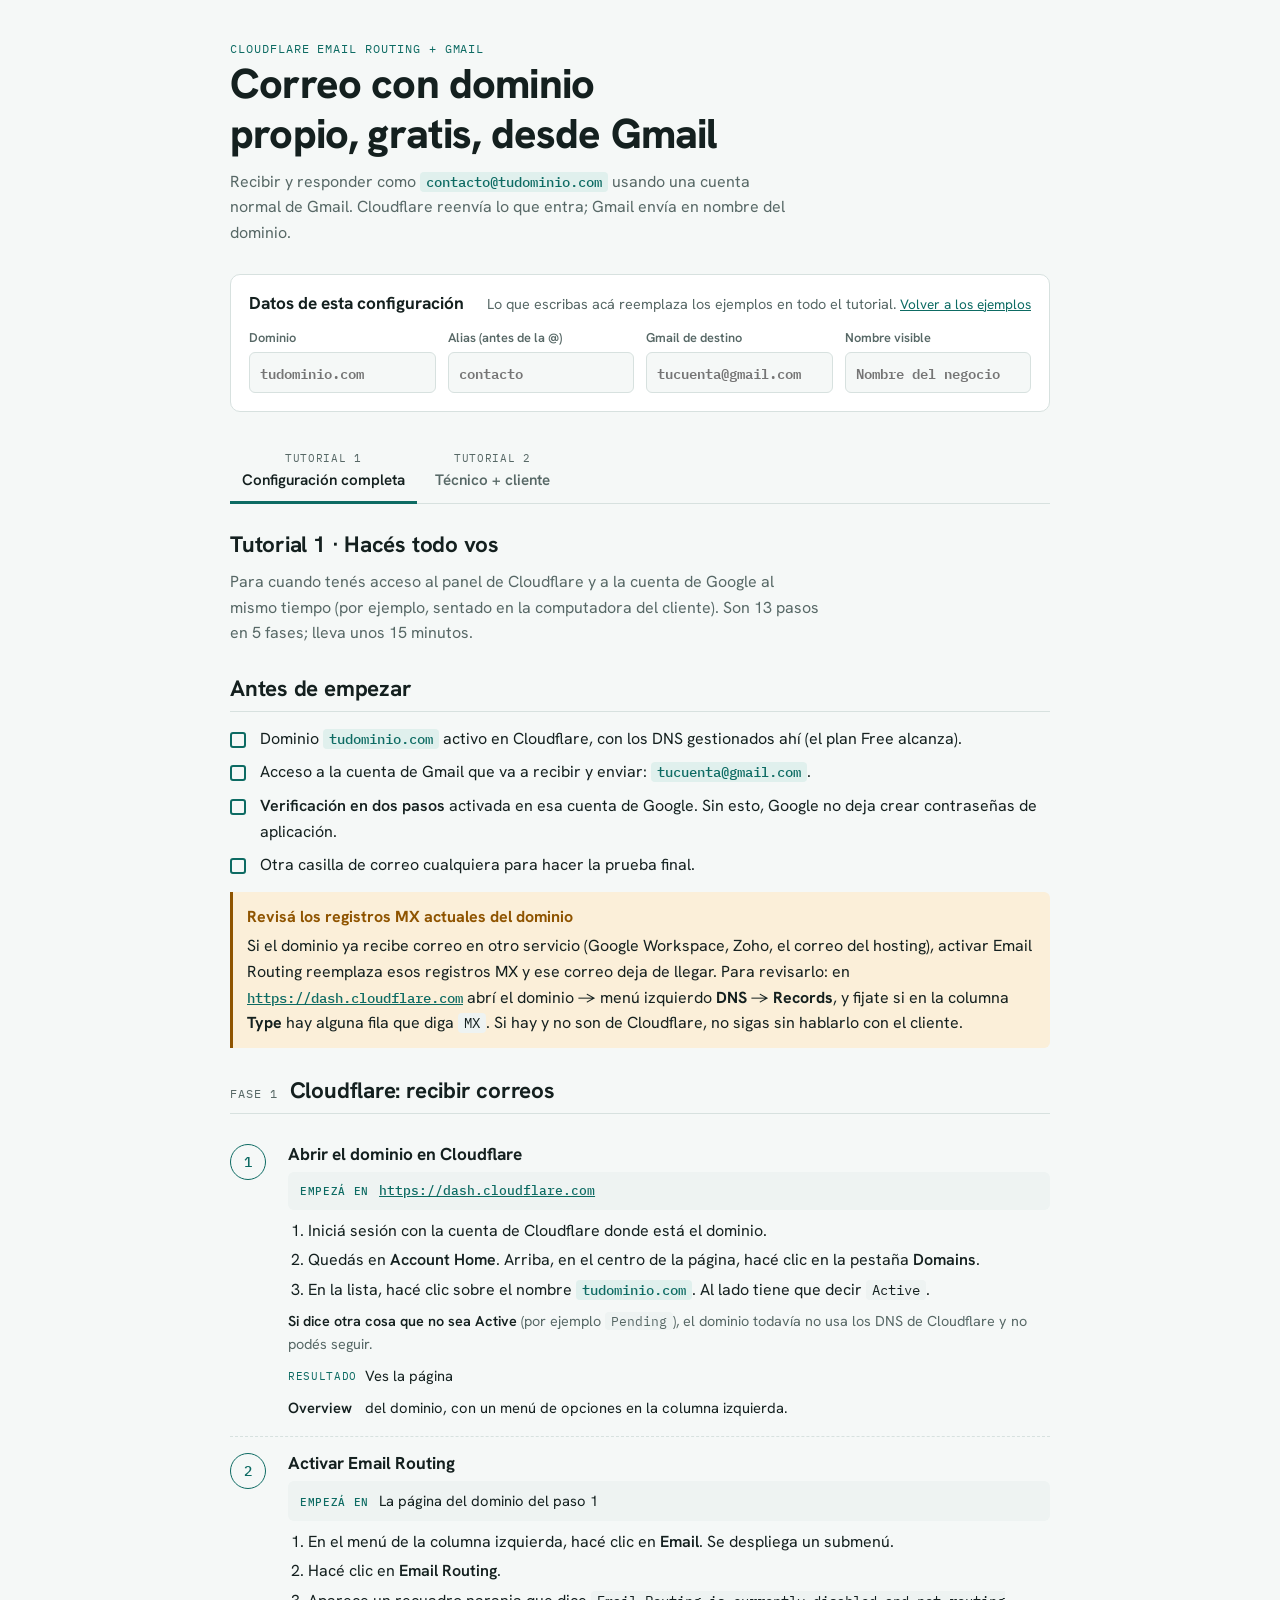
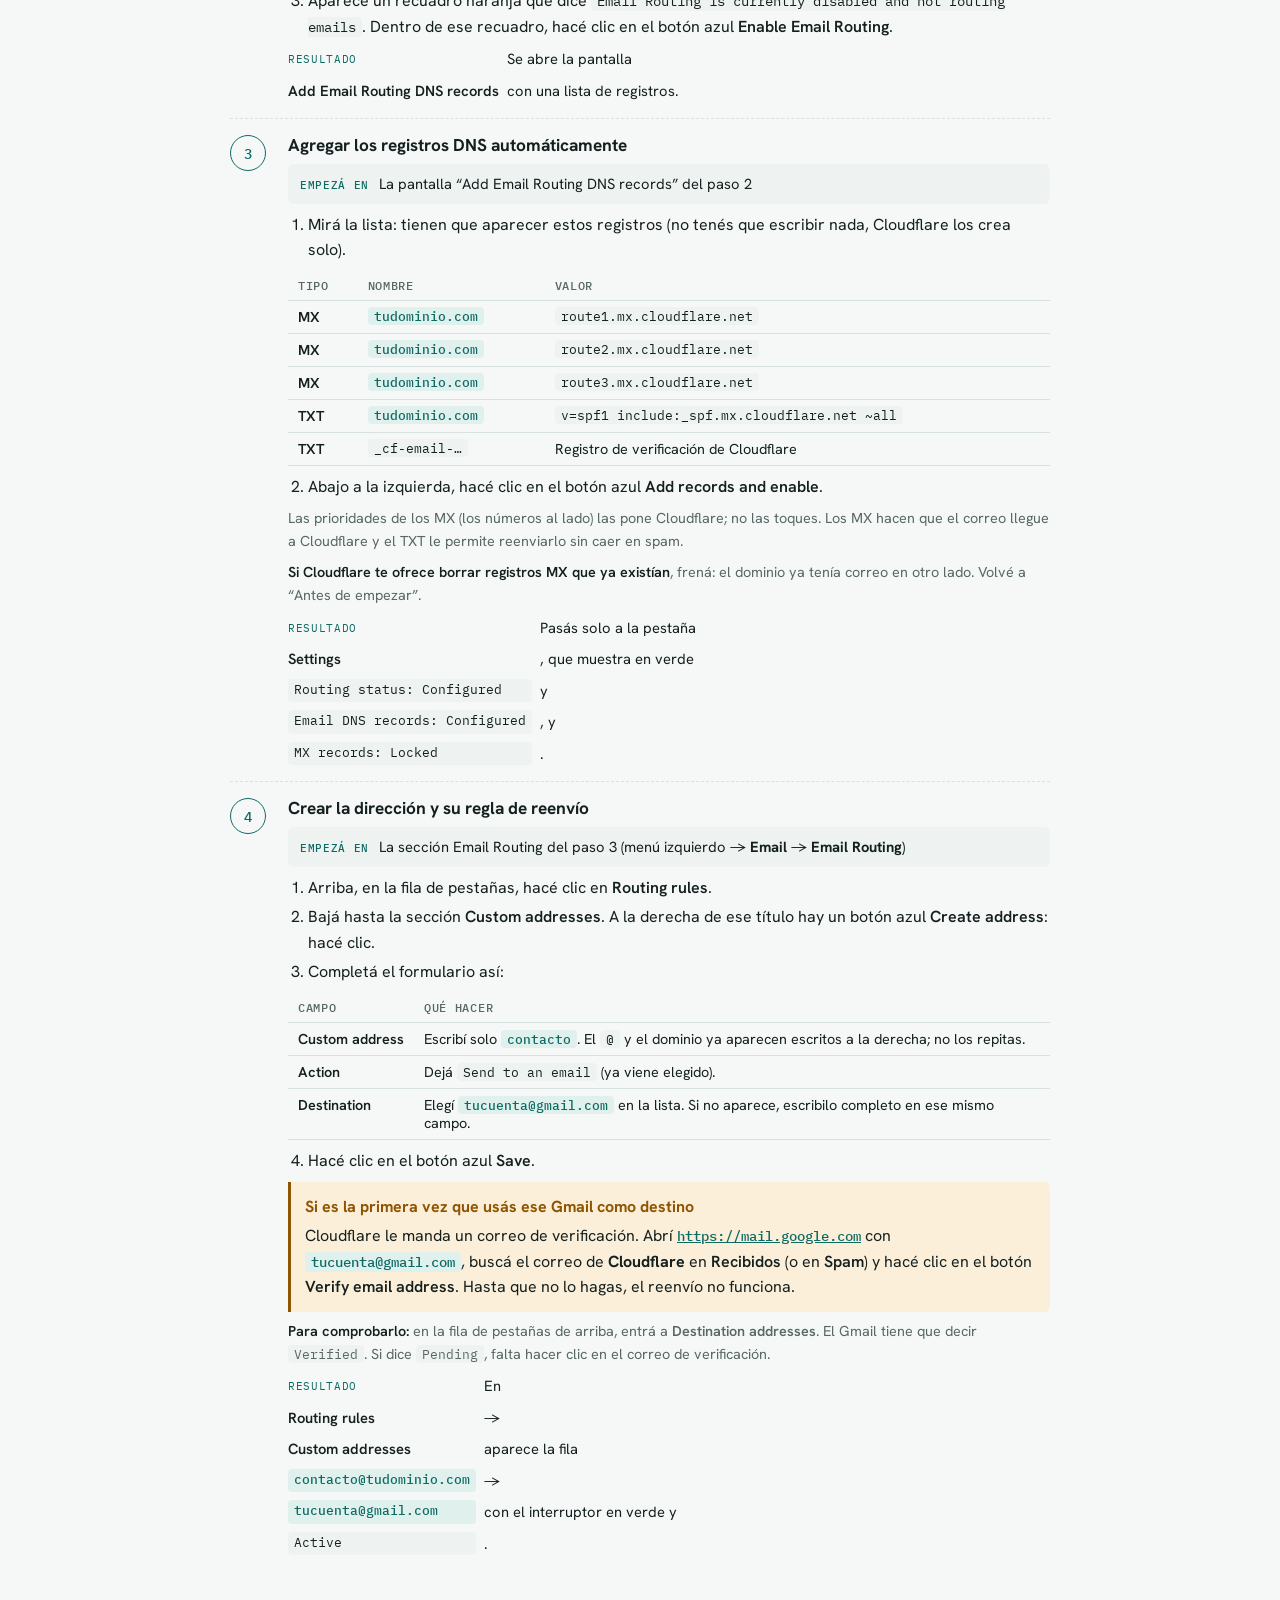
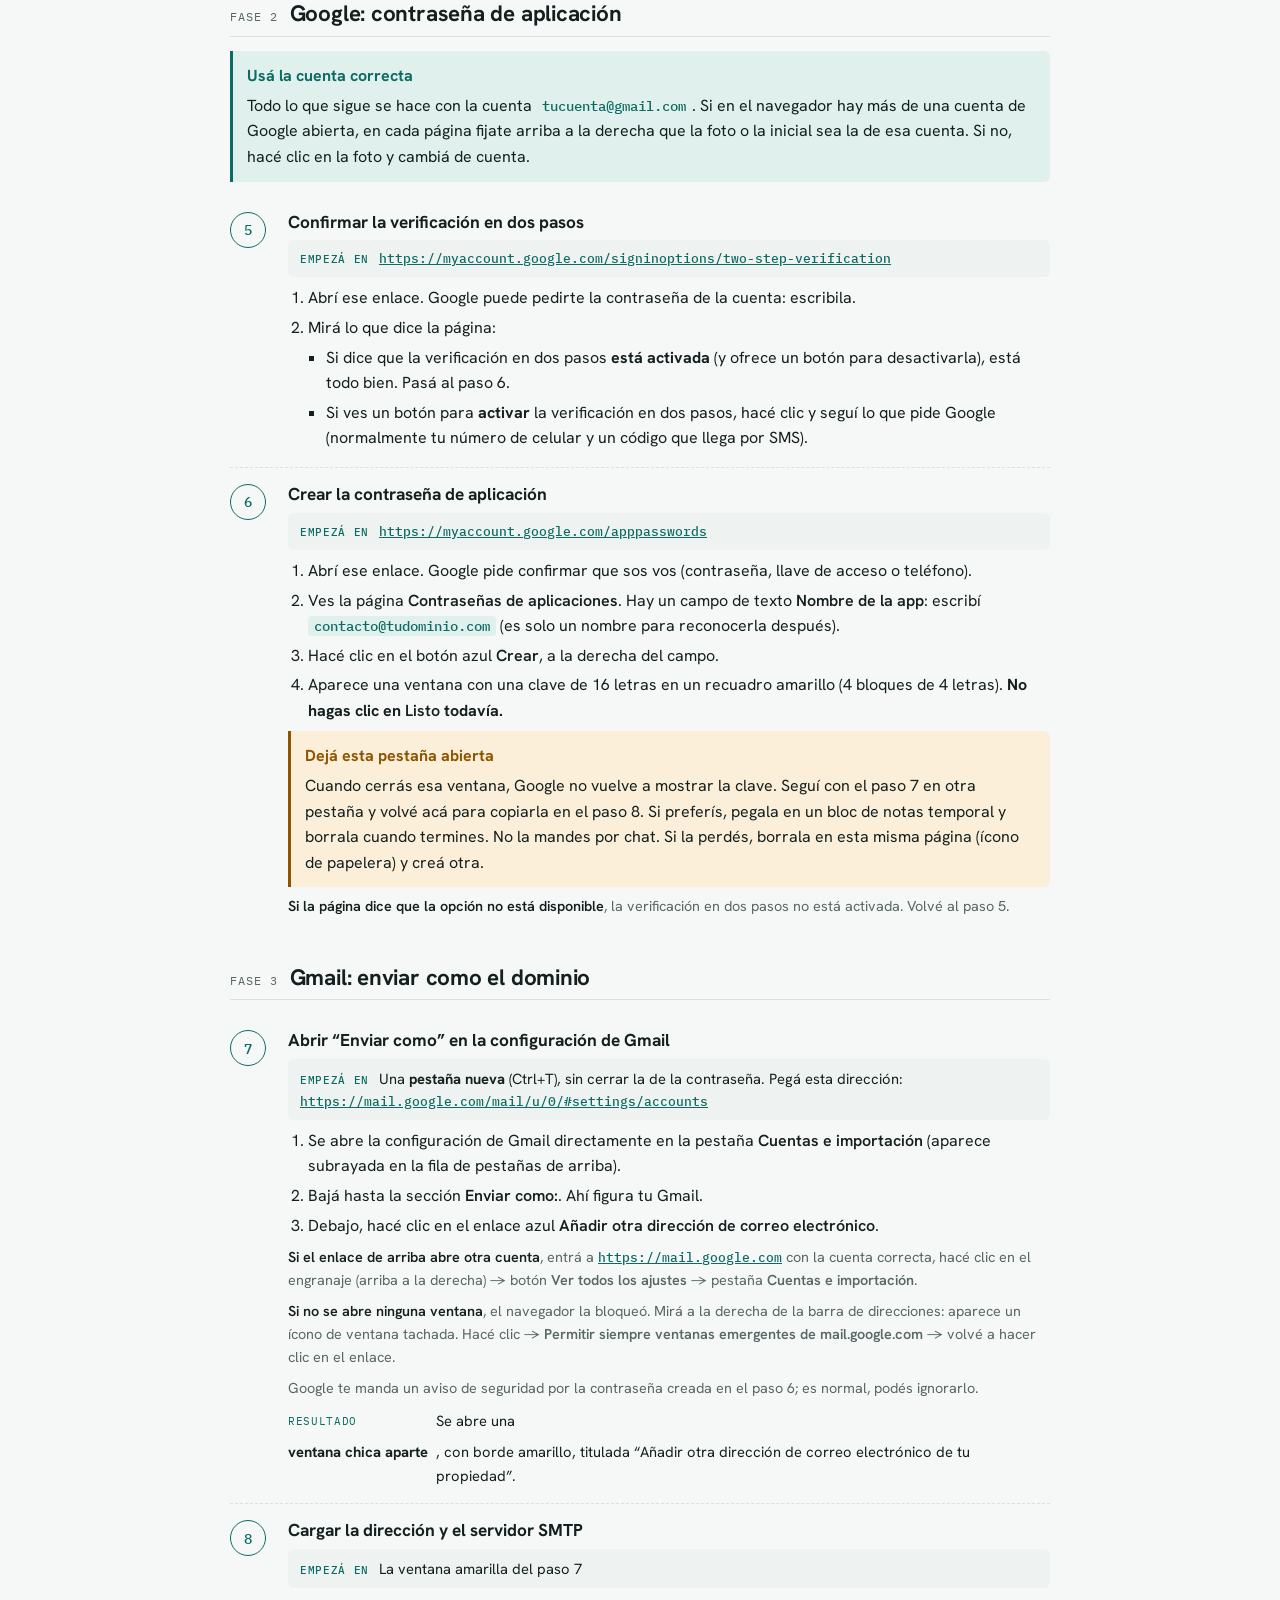
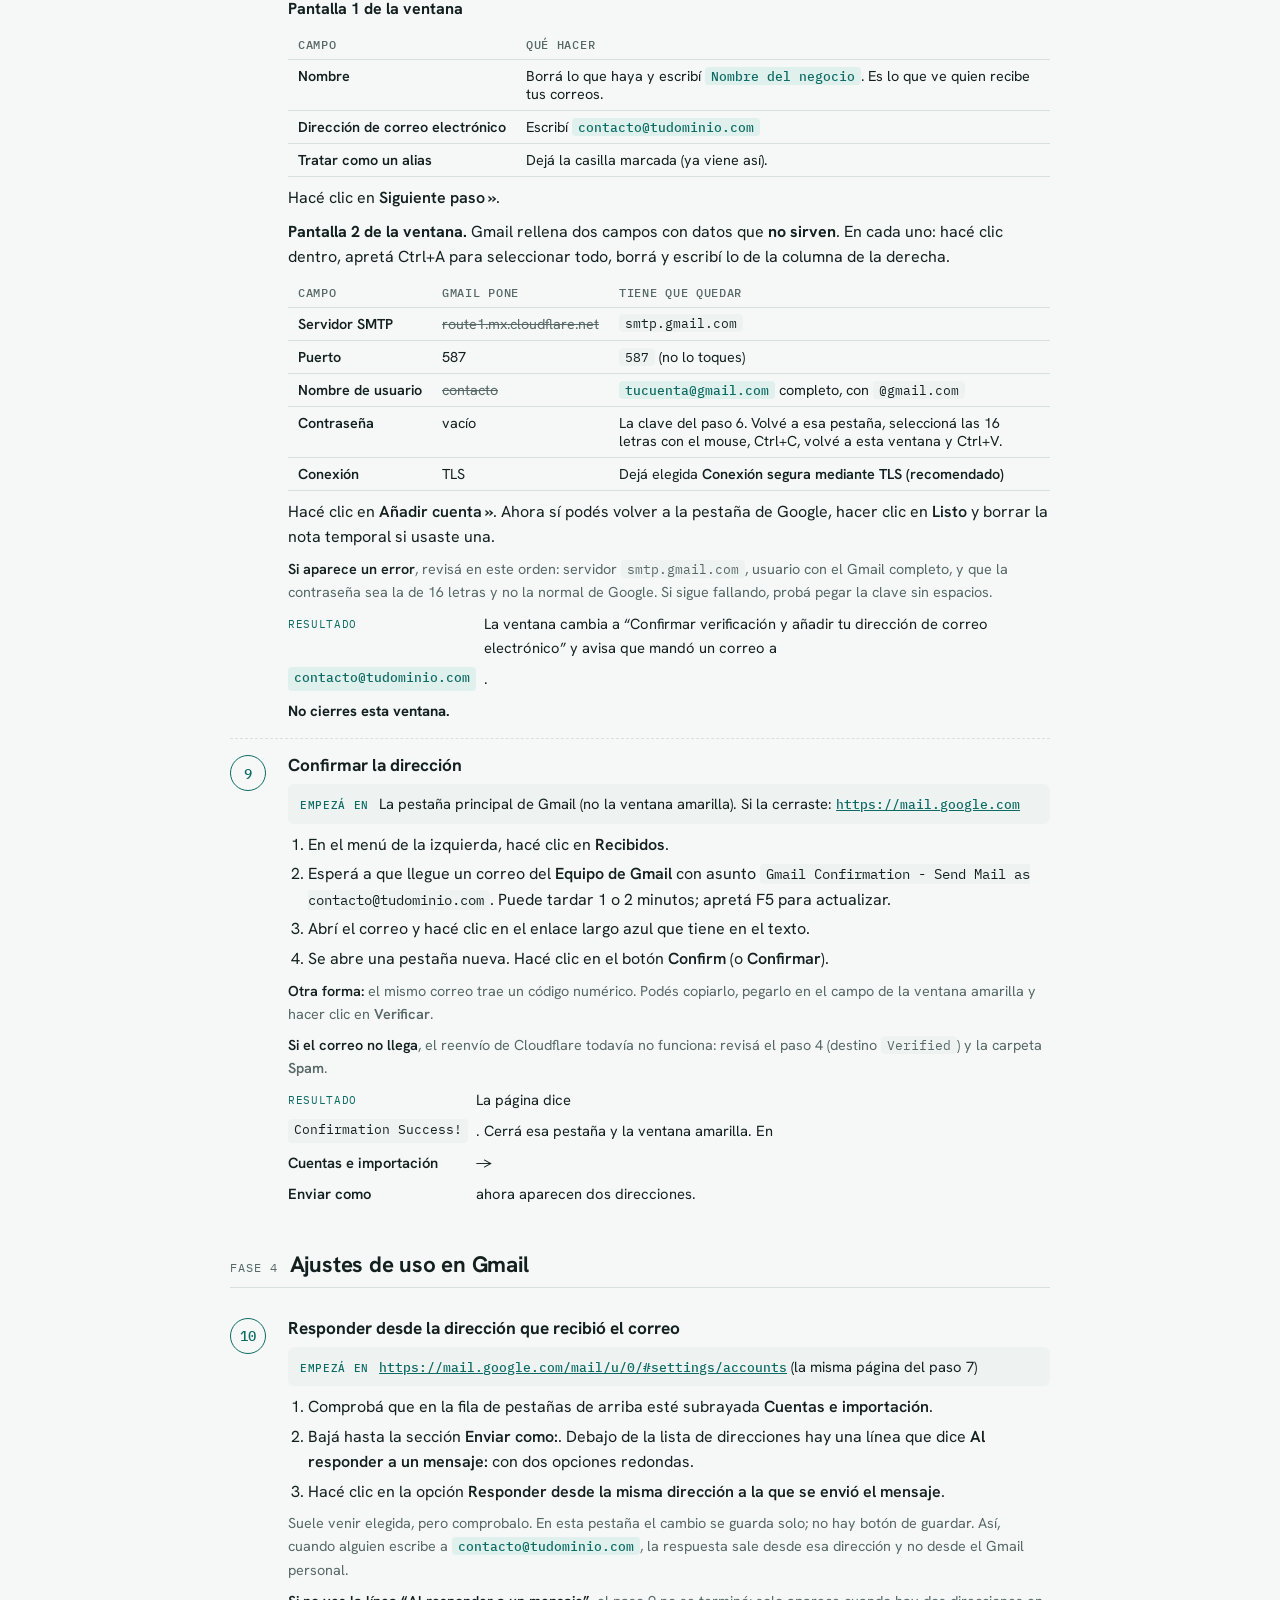
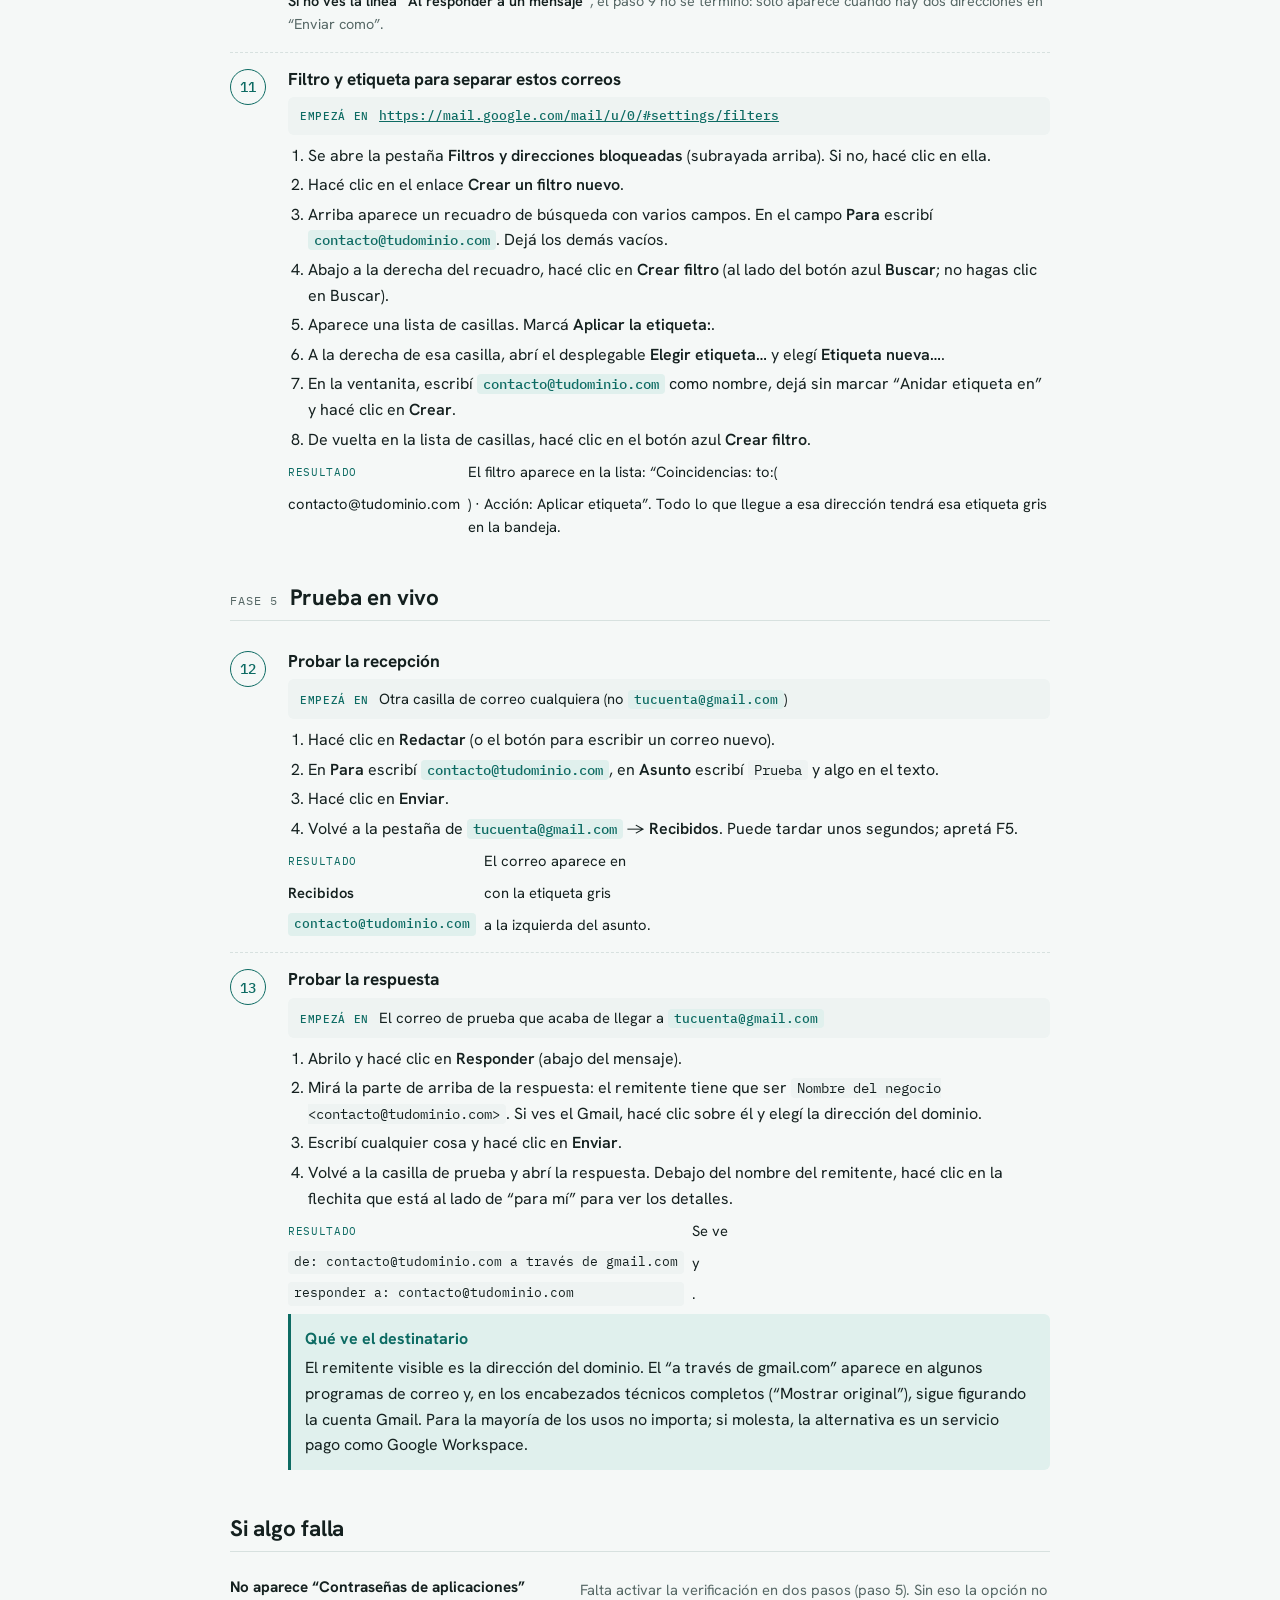
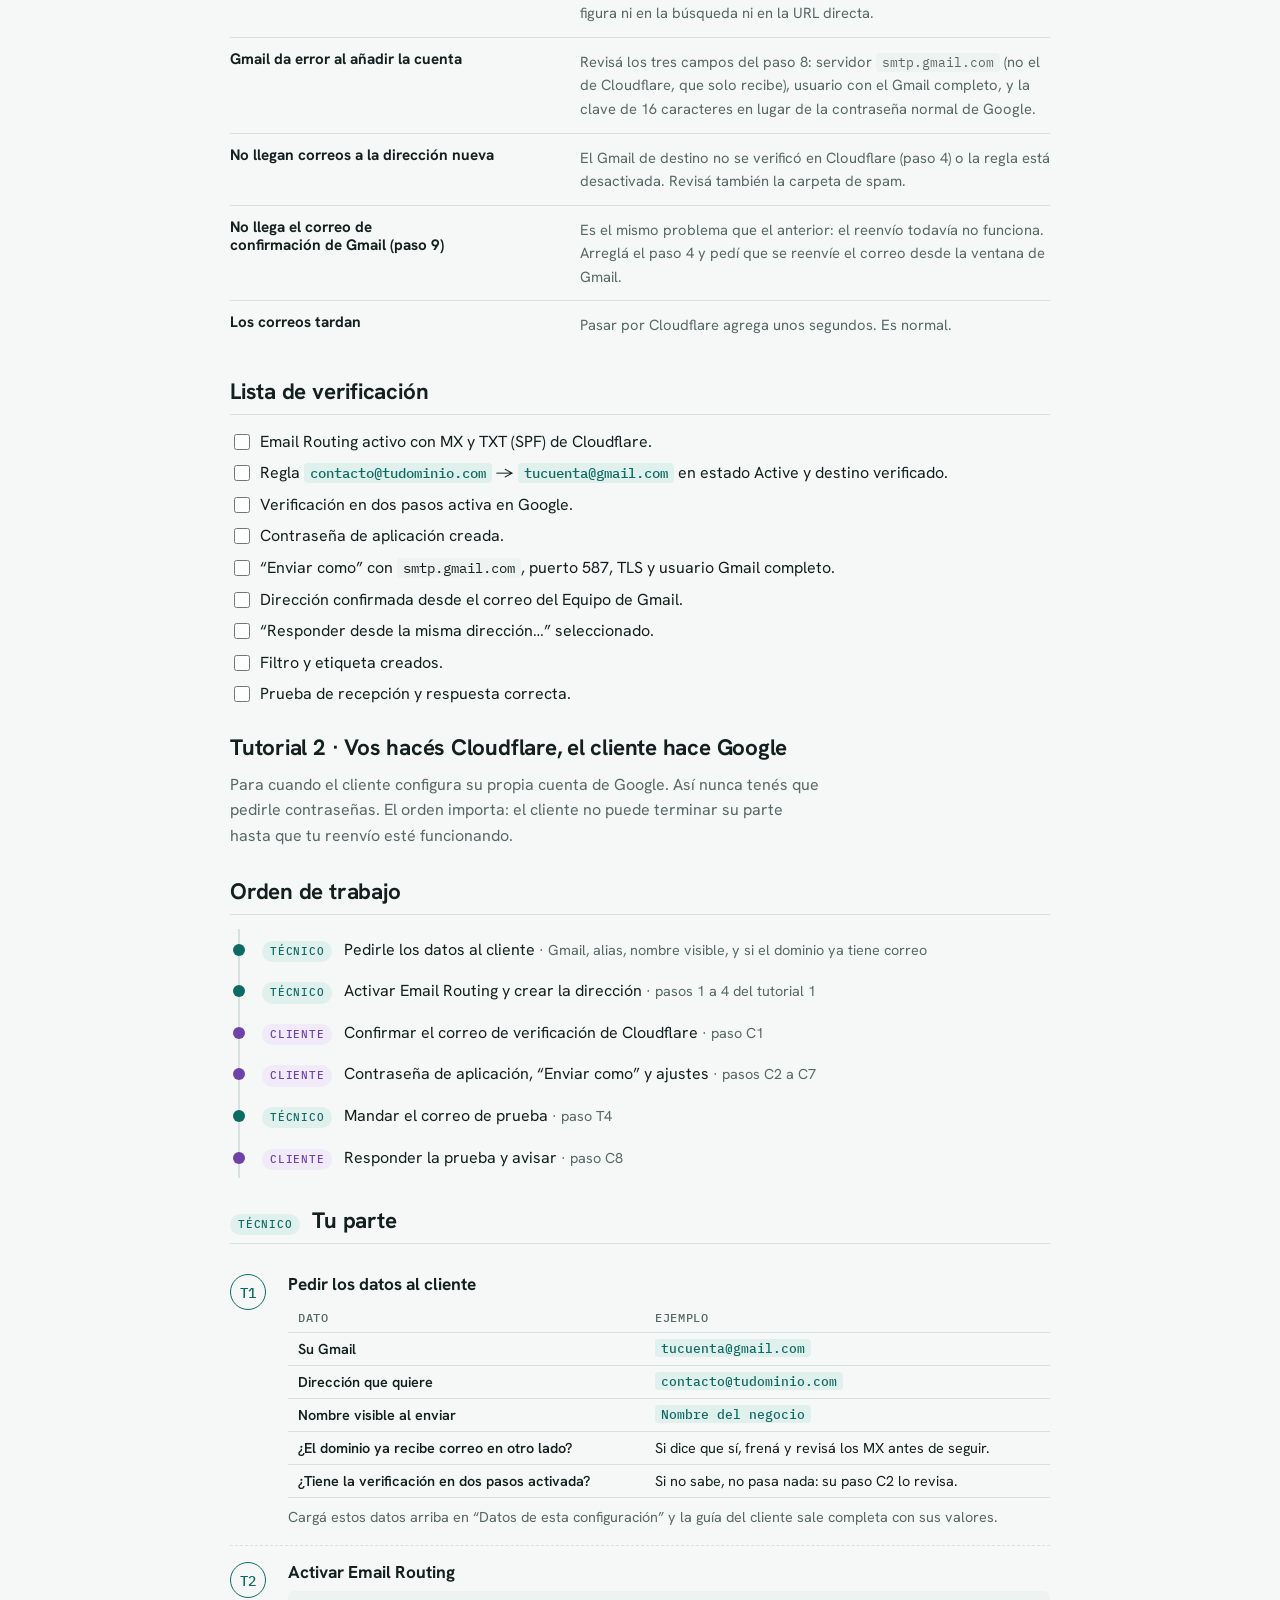
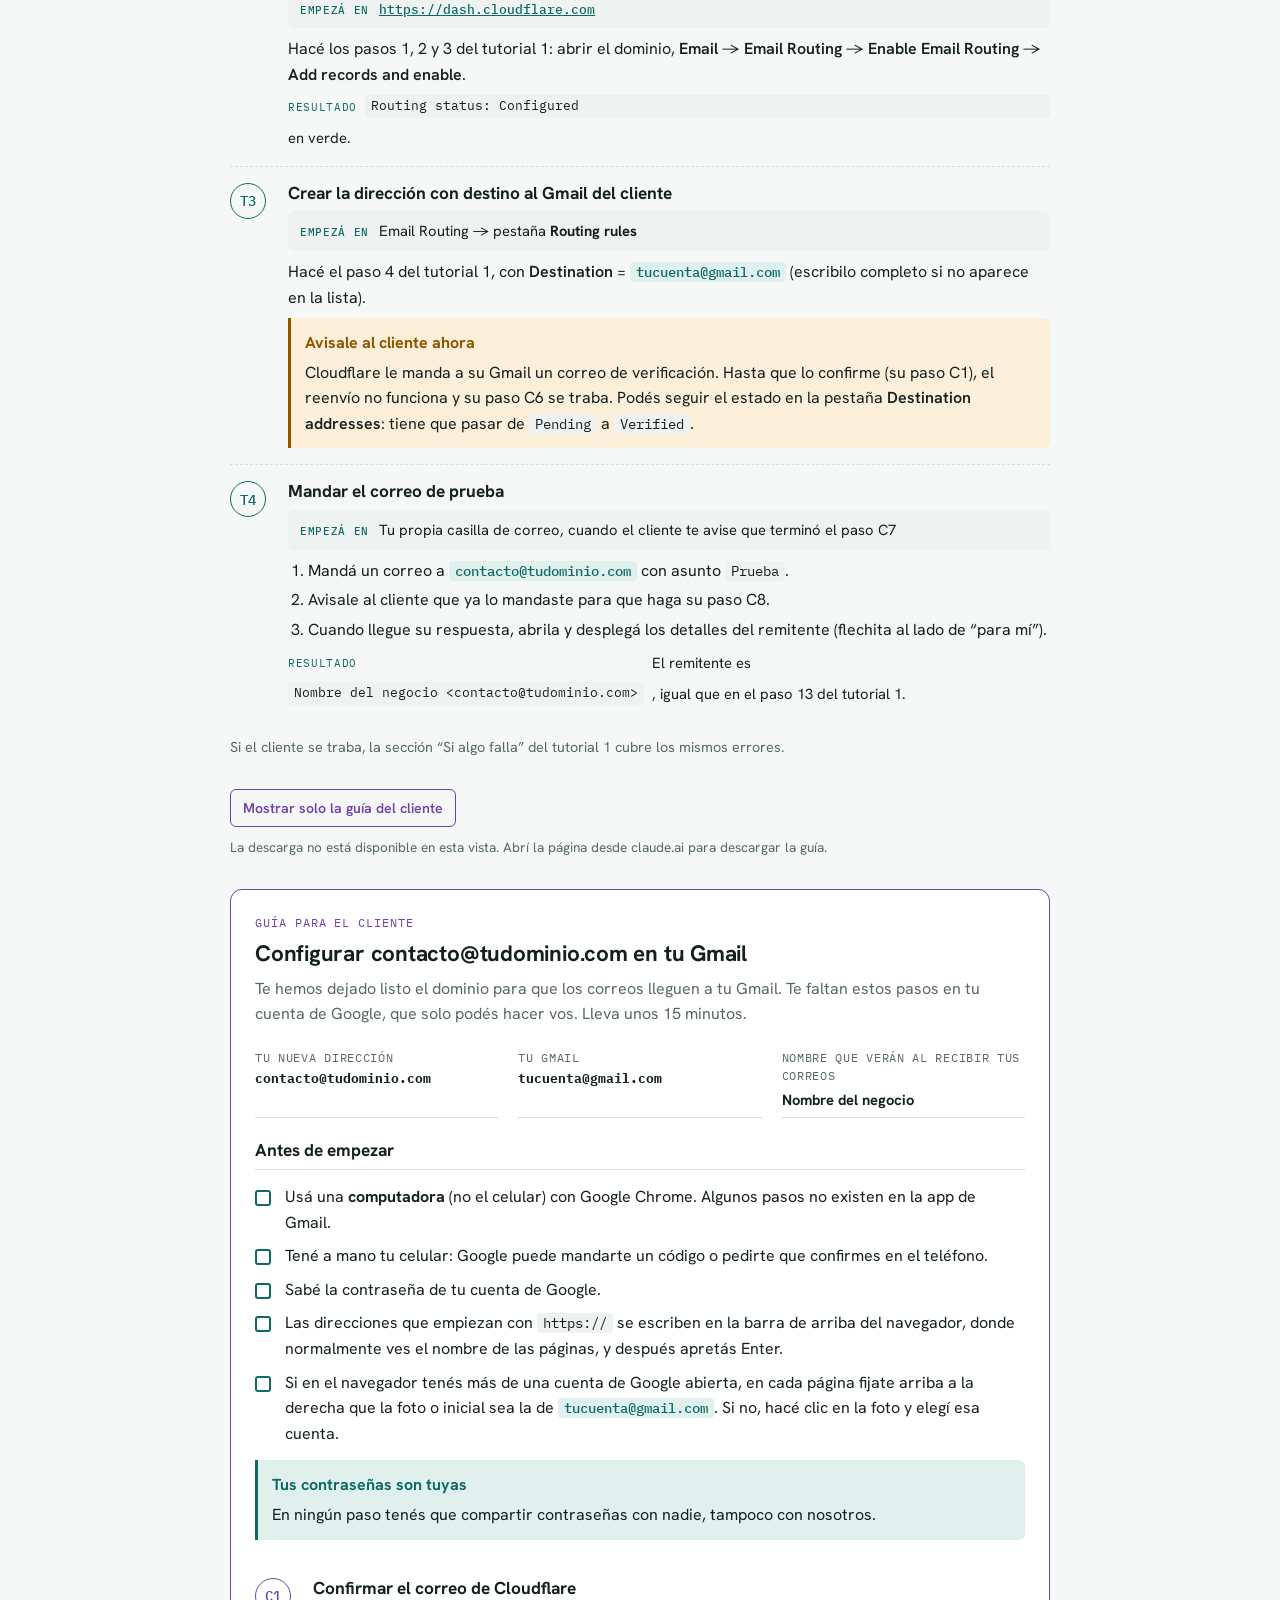
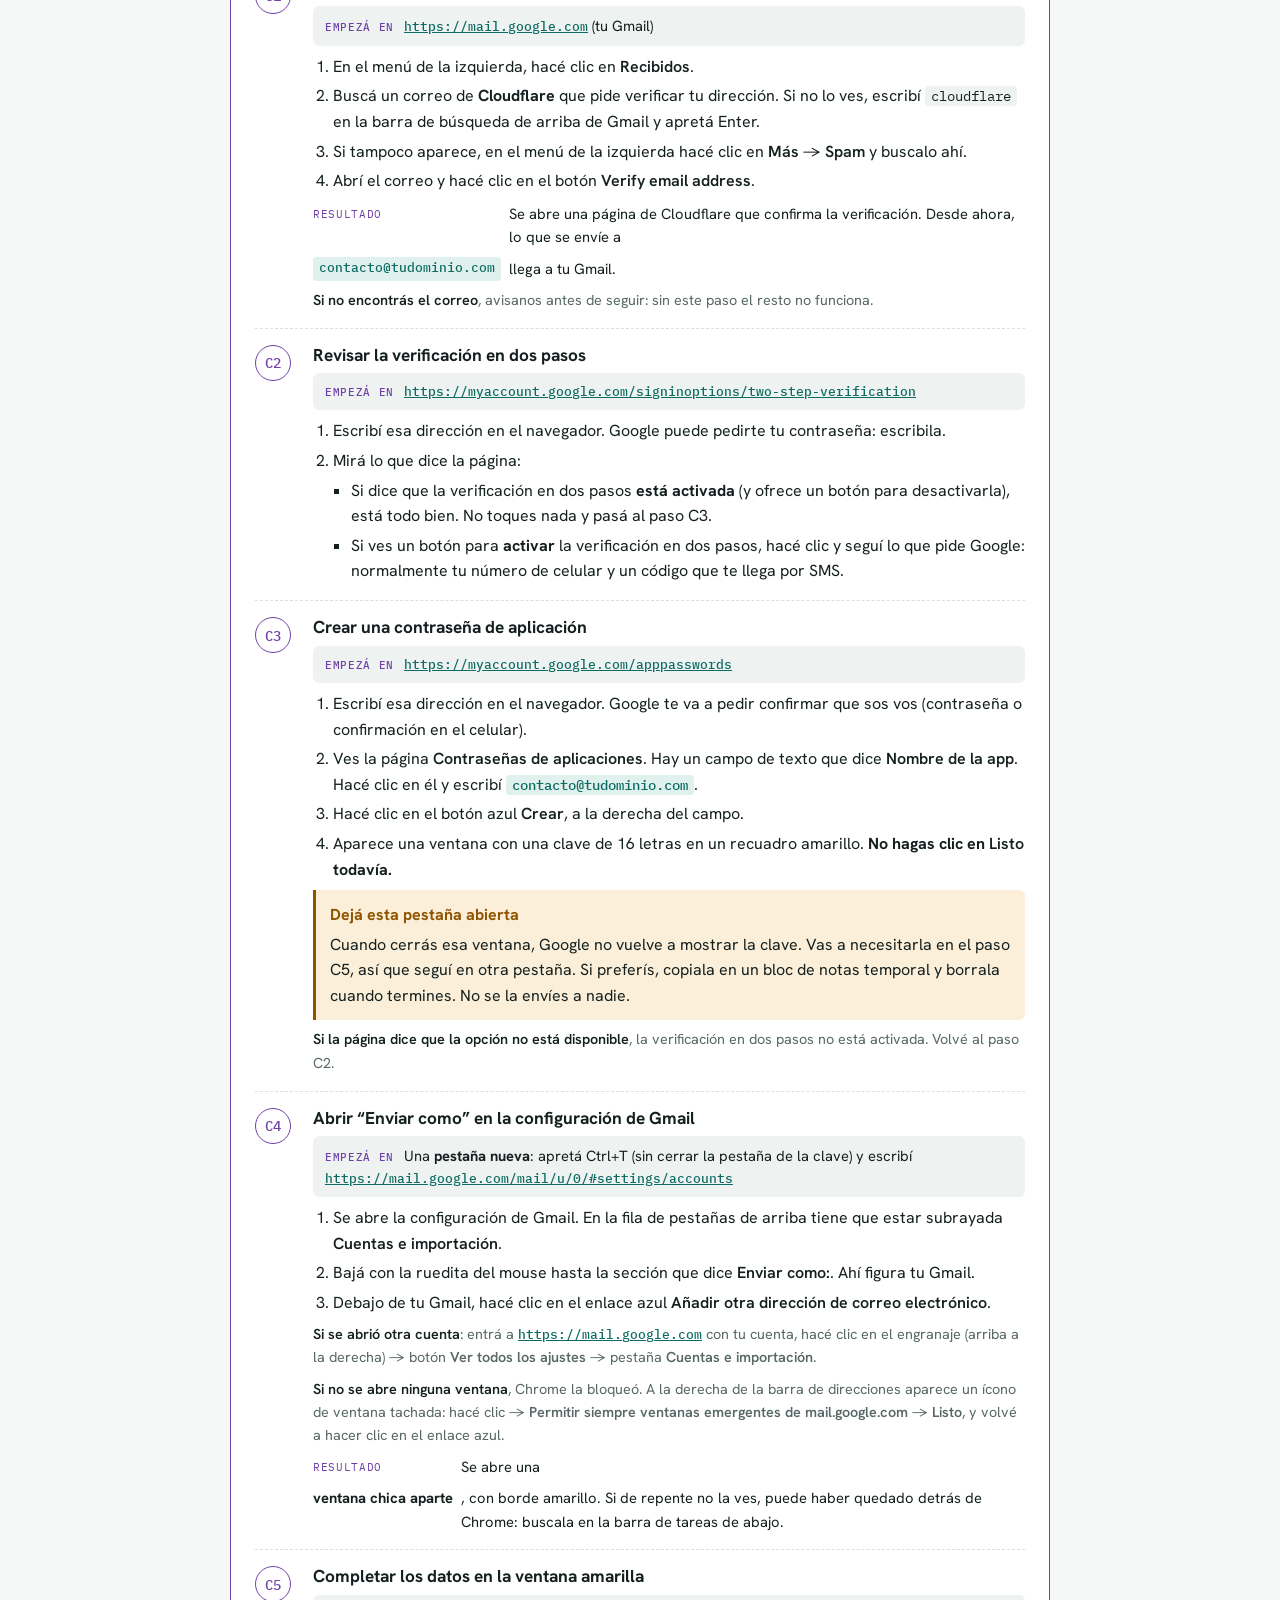
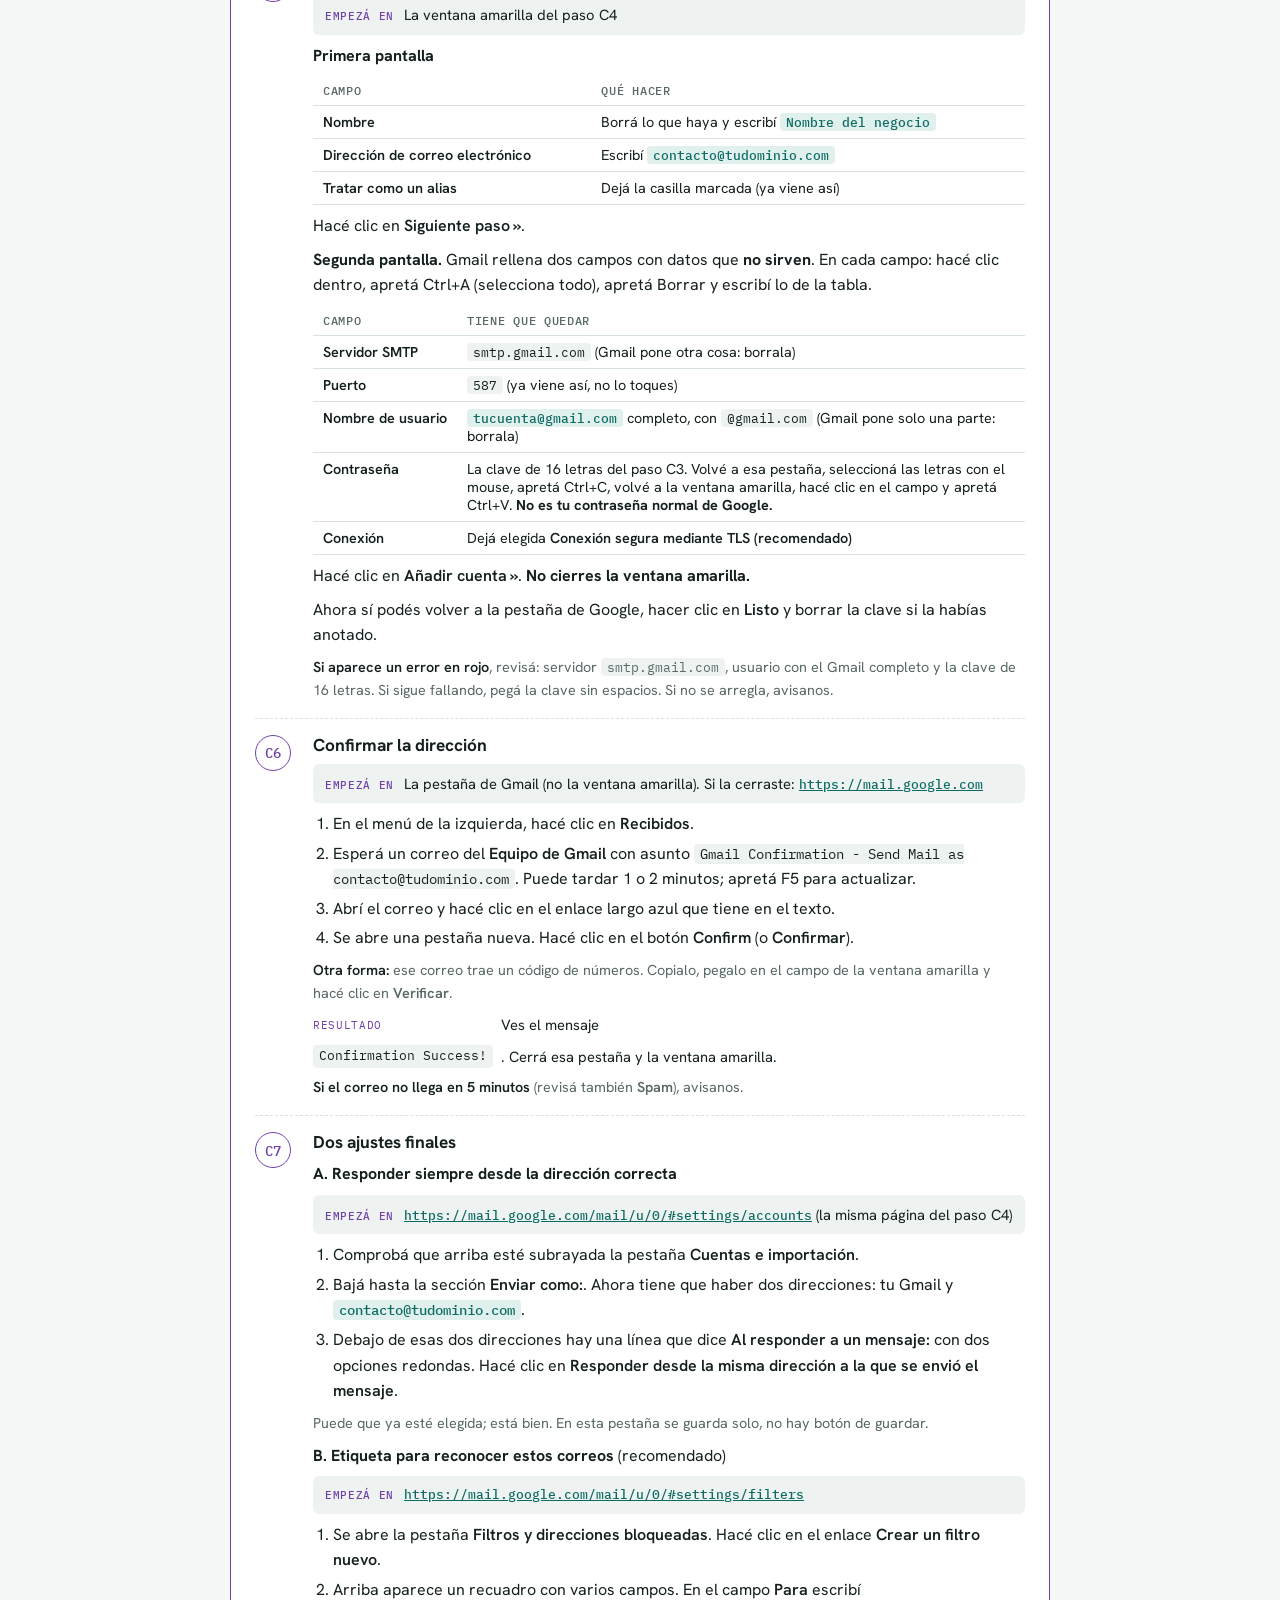
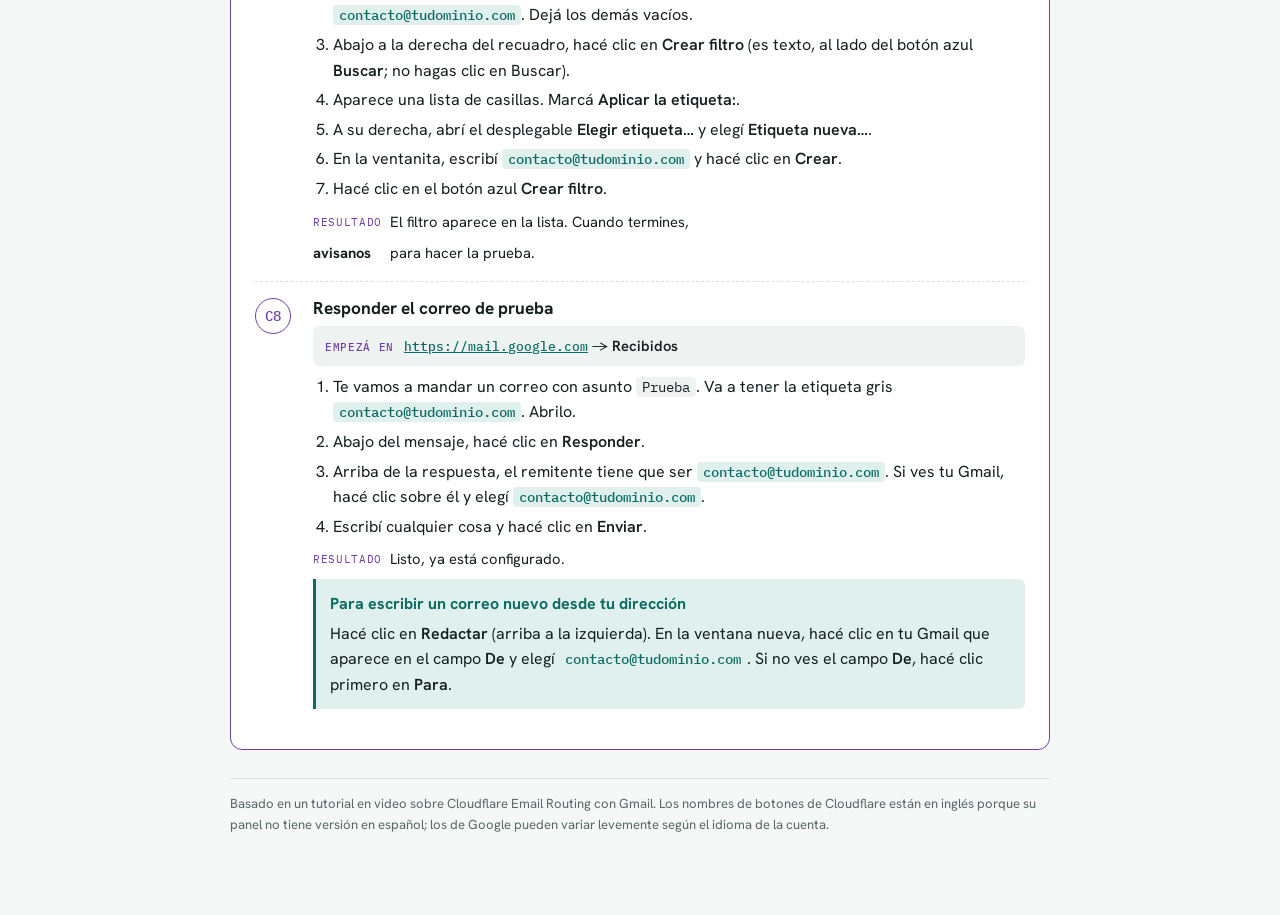
<file: plantillas/correo-dominio-cloudflare-gmail.html>
<title>Correo con dominio propio</title>
<meta name="claude:viewport-fit-sides" content="cover">
<link rel="preconnect" href="https://fonts.googleapis.com">
<link rel="preconnect" href="https://fonts.gstatic.com" crossorigin>
<link rel="stylesheet" href="https://fonts.googleapis.com/css2?family=Hanken+Grotesk:wght@400;500;600;700;800&family=IBM+Plex+Mono:wght@400;500&display=swap">
<style id="main-css">
/* Layout: columna de lectura única; pasos como lista numerada con rail; chips de rol (técnico / cliente) en el tutorial 2 */
:root{
  --bg:#f5f8f7; --surface:#ffffff; --ink:#14201f; --muted:#576866; --line:#d7e1df;
  --accent:#0d6b63; --accent-soft:#e0f0ed;
  --client:#7041a8; --client-soft:#f1eaf9;
  --warn:#8f5400; --warn-soft:#fbefd9;
  --code-bg:#eef3f2;
  --f-display:"Hanken Grotesk", "Segoe UI", system-ui, sans-serif;
  --f-body:"Hanken Grotesk", "Segoe UI", system-ui, sans-serif;
  --f-mono:"IBM Plex Mono", ui-monospace, "Cascadia Mono", Consolas, monospace;
}
@media (prefers-color-scheme: dark){:root:not([data-theme="light"]){
  --bg:#0e1615; --surface:#15201e; --ink:#e2ebe9; --muted:#95a7a4; --line:#293735;
  --accent:#57c4b7; --accent-soft:#12302c;
  --client:#bf9cec; --client-soft:#271e33;
  --warn:#eab463; --warn-soft:#30250f;
  --code-bg:#1b2826; color-scheme:dark;
}}
:root[data-theme="dark"]{
  --bg:#0e1615; --surface:#15201e; --ink:#e2ebe9; --muted:#95a7a4; --line:#293735;
  --accent:#57c4b7; --accent-soft:#12302c;
  --client:#bf9cec; --client-soft:#271e33;
  --warn:#eab463; --warn-soft:#30250f;
  --code-bg:#1b2826; color-scheme:dark;
}
*{box-sizing:border-box}
body{background:var(--bg);color:var(--ink);font-family:var(--f-body);font-size:16px;line-height:1.6;
  padding-left:max(16px, env(safe-area-inset-left, 0px));padding-right:max(16px, env(safe-area-inset-right, 0px));padding-block:32px 72px}
.wrap{max-width:820px;margin:0 auto;display:flex;flex-direction:column;gap:28px}
h1,h2,h3{font-family:var(--f-display);text-wrap:balance;line-height:1.2;margin:0}
h1{font-size:clamp(1.9rem,4.5vw,2.6rem);font-weight:800;letter-spacing:-.02em}
h2{font-size:1.4rem;font-weight:700;letter-spacing:-.01em}
h3{font-size:1.08rem;font-weight:700}
p{margin:0}
a{color:var(--accent)}
a.url{font-family:var(--f-mono);font-size:.9em;font-weight:500;overflow-wrap:anywhere}
.lede{color:var(--muted);max-width:62ch;margin-top:10px}
.eyebrow{font-family:var(--f-mono);font-size:.74rem;letter-spacing:.08em;text-transform:uppercase;color:var(--accent)}
code,.mono{font-family:var(--f-mono);font-size:.88em}
code{background:var(--code-bg);padding:1px 6px;border-radius:4px;overflow-wrap:anywhere}
.ph{font-family:var(--f-mono);font-size:.88em;background:var(--accent-soft);color:var(--accent);padding:1px 6px;border-radius:4px;overflow-wrap:anywhere;font-weight:500}
.ui{font-weight:600}
.ui-en{color:var(--muted);font-weight:400}

/* Personalización */
.custom{border:1px solid var(--line);background:var(--surface);border-radius:10px;padding:18px;display:flex;flex-direction:column;gap:12px}
.custom-head{display:flex;justify-content:space-between;gap:12px;flex-wrap:wrap;align-items:baseline}
.custom-head p{color:var(--muted);font-size:.9rem}
.fields{display:grid;grid-template-columns:repeat(auto-fit,minmax(170px,1fr));gap:12px}
.fields label{display:flex;flex-direction:column;gap:4px;font-size:.8rem;color:var(--muted);font-weight:600}
.fields input{font:inherit;font-family:var(--f-mono);font-size:.9rem;color:var(--ink);background:var(--bg);border:1px solid var(--line);border-radius:6px;padding:8px 10px;min-width:0}
.fields input:focus-visible{outline:2px solid var(--accent);outline-offset:1px}
.btn-link{background:none;border:0;color:var(--accent);font:inherit;font-size:.85rem;cursor:pointer;padding:0;text-decoration:underline}

/* Tabs */
.tabs{display:flex;gap:6px;border-bottom:1px solid var(--line);flex-wrap:wrap}
.tab{font:inherit;font-weight:600;font-size:.95rem;background:none;border:0;border-bottom:3px solid transparent;color:var(--muted);padding:10px 12px 9px;cursor:pointer;margin-bottom:-1px}
.tab[aria-selected="true"]{color:var(--ink);border-bottom-color:var(--accent)}
.tab:focus-visible{outline:2px solid var(--accent);outline-offset:2px;border-radius:4px}
.tab small{display:block;font-family:var(--f-mono);font-weight:400;font-size:.7rem;letter-spacing:.06em;text-transform:uppercase;color:var(--muted)}

section.panel{display:flex;flex-direction:column;gap:30px}
.intro{display:flex;flex-direction:column;gap:10px;max-width:66ch}
.intro p{color:var(--muted)}

/* Requisitos / avisos */
.reqs{display:flex;flex-direction:column;gap:8px;padding:0;margin:0;list-style:none}
.reqs li{display:grid;grid-template-columns:20px 1fr;gap:10px;align-items:start}
.reqs li::before{content:"";width:12px;height:12px;border:2px solid var(--accent);border-radius:3px;margin-top:6px}
.note{border-left:3px solid var(--warn);background:var(--warn-soft);padding:12px 14px;border-radius:0 6px 6px 0;display:flex;flex-direction:column;gap:4px}
.note strong{color:var(--warn)}
.note.info{border-left-color:var(--accent);background:var(--accent-soft)}
.note.info strong{color:var(--accent)}

/* Fases y pasos */
.phase{display:flex;flex-direction:column;gap:14px}
.phase-head{display:flex;gap:12px;align-items:baseline;flex-wrap:wrap;padding-bottom:8px;border-bottom:1px solid var(--line)}
.phase-head .eyebrow{color:var(--muted)}
.steps{list-style:none;margin:0;padding:0;display:flex;flex-direction:column}
.step{display:grid;grid-template-columns:44px 1fr;gap:14px;padding:16px 0;border-bottom:1px dashed var(--line)}
.step:last-child{border-bottom:0}
.num{font-family:var(--f-mono);font-weight:500;font-size:.9rem;color:var(--accent);width:36px;height:36px;border:1.5px solid var(--accent);border-radius:50%;display:grid;place-items:center;font-variant-numeric:tabular-nums}
.step.client .num{color:var(--client);border-color:var(--client)}
.step-body{display:flex;flex-direction:column;gap:8px;min-width:0}
.step-title{display:flex;gap:8px;align-items:center;flex-wrap:wrap}
.path{font-size:.9rem;color:var(--muted)}
.path b{color:var(--ink);font-weight:600}
.do{margin:0;padding-left:20px;display:flex;flex-direction:column;gap:4px}
.result{font-size:.92rem;display:grid;grid-template-columns:auto 1fr;gap:8px}
.start{font-size:.92rem;background:var(--code-bg);padding:8px 12px;border-radius:6px;overflow-wrap:anywhere}
.start::before{content:"Empezá en";display:inline-block;margin-right:10px;font-family:var(--f-mono);font-size:.7rem;letter-spacing:.06em;text-transform:uppercase;color:var(--accent);font-weight:500}
.step.client .start::before{color:var(--client)}
.do ul{margin:4px 0 0;padding-left:18px;display:flex;flex-direction:column;gap:4px}
.result::before{content:"Resultado";font-family:var(--f-mono);font-size:.7rem;letter-spacing:.06em;text-transform:uppercase;color:var(--accent);padding-top:4px}
.step.client .result::before{color:var(--client)}

/* Tabla de campos */
.tablewrap{overflow-x:auto}
table{border-collapse:collapse;width:100%;font-size:.9rem}
th,td{text-align:left;padding:7px 10px;border-bottom:1px solid var(--line);vertical-align:top}
th{font-size:.72rem;font-family:var(--f-mono);letter-spacing:.06em;text-transform:uppercase;color:var(--muted);font-weight:500}
td.k{font-weight:600;white-space:nowrap}
.bad{text-decoration:line-through;color:var(--muted)}

/* Roles */
.role{font-family:var(--f-mono);font-size:.68rem;letter-spacing:.07em;text-transform:uppercase;padding:2px 8px;border-radius:999px;font-weight:500;white-space:nowrap}
.role.tec{background:var(--accent-soft);color:var(--accent)}
.role.cli{background:var(--client-soft);color:var(--client)}

/* Secuencia */
.seq{list-style:none;padding:0;margin:0;display:flex;flex-direction:column;gap:0;border-left:2px solid var(--line);margin-left:8px}
.seq li{position:relative;padding:8px 0 8px 22px;display:grid;grid-template-columns:auto 1fr;gap:4px 12px;align-items:baseline}
.seq li::before{content:"";position:absolute;left:-7px;top:15px;width:12px;height:12px;border-radius:50%;background:var(--accent)}
.seq li.c::before{background:var(--client)}
.seq .s-text{min-width:0}
.seq .s-text span{color:var(--muted);font-size:.9rem}

/* Errores */
.errs{display:flex;flex-direction:column;gap:0}
.err{display:grid;grid-template-columns:minmax(0,1fr) minmax(0,1.4fr);gap:14px;padding:12px 0;border-bottom:1px solid var(--line)}
.err:last-child{border-bottom:0}
.err h3{font-size:.95rem}
.err p{font-size:.92rem;color:var(--muted)}

/* Checklist */
.check{list-style:none;margin:0;padding:0;display:flex;flex-direction:column;gap:6px}
.check label{display:grid;grid-template-columns:20px 1fr;gap:10px;align-items:start;cursor:pointer}
.check input{margin-top:5px;accent-color:var(--accent);width:16px;height:16px}

/* Guía del cliente (imprimible) */
.client-doc{border:1.5px solid var(--client);border-radius:12px;background:var(--surface);padding:24px;display:flex;flex-direction:column;gap:22px}
.client-doc .eyebrow{color:var(--client)}
.datos{display:grid;grid-template-columns:repeat(auto-fit,minmax(220px,1fr));gap:10px 20px;font-size:.92rem}
.datos div{display:flex;flex-direction:column;gap:2px;border-bottom:1px solid var(--line);padding-bottom:6px}
.datos span{font-size:.72rem;font-family:var(--f-mono);letter-spacing:.06em;text-transform:uppercase;color:var(--muted)}
.toolbar{display:flex;gap:10px;flex-wrap:wrap;align-items:center}
.toggle{font:inherit;font-size:.88rem;font-weight:600;border:1px solid var(--client);color:var(--client);background:transparent;border-radius:6px;padding:7px 12px;cursor:pointer}
.toggle[aria-pressed="true"]{background:var(--client);color:var(--surface)}
.toggle:focus-visible{outline:2px solid var(--client);outline-offset:2px}
.toolbar p{font-size:.85rem;color:var(--muted);flex-basis:100%}
.print-btn{font:inherit;font-size:.88rem;font-weight:600;border:1px solid var(--client);background:var(--client);color:var(--surface);border-radius:6px;padding:7px 14px;cursor:pointer}
.print-btn:disabled{opacity:.55;cursor:default}
.print-btn:focus-visible{outline:2px solid var(--client);outline-offset:2px}
body.only-client .hide-in-client{display:none!important}

footer{color:var(--muted);font-size:.82rem;border-top:1px solid var(--line);padding-top:14px}

@media (max-width:560px){
  .step{grid-template-columns:36px 1fr;gap:10px}
  .num{width:30px;height:30px;font-size:.8rem}
  .err{grid-template-columns:1fr;gap:4px}
  .client-doc{padding:16px}
  .result{grid-template-columns:1fr;gap:2px}
  .result::before{padding-top:0}
}
@media print{
  body{background:#fff;color:#000;padding:0}
  .custom,.tabs,.toolbar,header,.hide-print,footer{display:none!important}
  section.panel[hidden]{display:none!important}
  .client-doc{border:0;padding:0}
  .step{break-inside:avoid}
}
@media (prefers-reduced-motion:reduce){*{transition:none!important}}
</style>

<div class="wrap">
  <header class="hide-in-client">
    <p class="eyebrow">Cloudflare Email Routing + Gmail</p>
    <h1>Correo con dominio propio, gratis, desde Gmail</h1>
    <p class="lede">Recibir y responder como <span class="ph" data-k="email">contacto@tudominio.com</span> usando una cuenta normal de Gmail. Cloudflare reenvía lo que entra; Gmail envía en nombre del dominio.</p>
  </header>

  <div class="custom hide-in-client">
    <div class="custom-head">
      <h3>Datos de esta configuración</h3>
      <p>Lo que escribas acá reemplaza los ejemplos en todo el tutorial. <button class="btn-link" id="reset" type="button">Volver a los ejemplos</button></p>
    </div>
    <div class="fields">
      <label for="f-dominio">Dominio<input id="f-dominio" data-f="dominio" autocomplete="off" spellcheck="false" placeholder="tudominio.com"></label>
      <label for="f-alias">Alias (antes de la @)<input id="f-alias" data-f="alias" autocomplete="off" spellcheck="false" placeholder="contacto"></label>
      <label for="f-gmail">Gmail de destino<input id="f-gmail" data-f="gmail" autocomplete="off" spellcheck="false" placeholder="tucuenta@gmail.com"></label>
      <label for="f-nombre">Nombre visible<input id="f-nombre" data-f="nombre" autocomplete="off" placeholder="Nombre del negocio"></label>
    </div>
  </div>

  <nav class="tabs hide-in-client" role="tablist" aria-label="Tutoriales">
    <button class="tab" role="tab" id="tab-t1" aria-controls="t1" aria-selected="true" type="button"><small>Tutorial 1</small>Configuración completa</button>
    <button class="tab" role="tab" id="tab-t2" aria-controls="t2" aria-selected="false" type="button"><small>Tutorial 2</small>Técnico + cliente</button>
  </nav>

  <!-- ===================== TUTORIAL 1 ===================== -->
  <section class="panel" id="t1" role="tabpanel" aria-labelledby="tab-t1">
    <div class="intro">
      <h2>Tutorial 1 · Hacés todo vos</h2>
      <p>Para cuando tenés acceso al panel de Cloudflare y a la cuenta de Google al mismo tiempo (por ejemplo, sentado en la computadora del cliente). Son 13 pasos en 5 fases; lleva unos 15 minutos.</p>
    </div>

    <div class="phase">
      <div class="phase-head"><h2>Antes de empezar</h2></div>
      <ul class="reqs">
        <li><span>Dominio <span class="ph" data-k="dominio">tudominio.com</span> activo en Cloudflare, con los DNS gestionados ahí (el plan Free alcanza).</span></li>
        <li><span>Acceso a la cuenta de Gmail que va a recibir y enviar: <span class="ph" data-k="gmail">tucuenta@gmail.com</span>.</span></li>
        <li><span><span class="ui">Verificación en dos pasos</span> activada en esa cuenta de Google. Sin esto, Google no deja crear contraseñas de aplicación.</span></li>
        <li><span>Otra casilla de correo cualquiera para hacer la prueba final.</span></li>
      </ul>
      <div class="note">
        <strong>Revisá los registros MX actuales del dominio</strong>
        <p>Si el dominio ya recibe correo en otro servicio (Google Workspace, Zoho, el correo del hosting), activar Email Routing reemplaza esos registros MX y ese correo deja de llegar. Para revisarlo: en <a class="url" href="https://dash.cloudflare.com" target="_blank" rel="noopener">https://dash.cloudflare.com</a> abrí el dominio → menú izquierdo <b>DNS</b> → <b>Records</b>, y fijate si en la columna <b>Type</b> hay alguna fila que diga <code>MX</code>. Si hay y no son de Cloudflare, no sigas sin hablarlo con el cliente.</p>
      </div>
    </div>

    <div class="phase">
      <div class="phase-head"><span class="eyebrow">Fase 1</span><h2>Cloudflare: recibir correos</h2></div>
      <ol class="steps">
        <li class="step"><span class="num">1</span><div class="step-body">
          <h3>Abrir el dominio en Cloudflare</h3>
          <p class="start"><a class="url" href="https://dash.cloudflare.com" target="_blank" rel="noopener">https://dash.cloudflare.com</a></p>
          <ol class="do">
            <li>Iniciá sesión con la cuenta de Cloudflare donde está el dominio.</li>
            <li>Quedás en <span class="ui">Account Home</span>. Arriba, en el centro de la página, hacé clic en la pestaña <span class="ui">Domains</span>.</li>
            <li>En la lista, hacé clic sobre el nombre <span class="ph" data-k="dominio">tudominio.com</span>. Al lado tiene que decir <code>Active</code>.</li>
          </ol>
          <p class="path"><b>Si dice otra cosa que no sea Active</b> (por ejemplo <code>Pending</code>), el dominio todavía no usa los DNS de Cloudflare y no podés seguir.</p>
          <p class="result">Ves la página <span class="ui">Overview</span> del dominio, con un menú de opciones en la columna izquierda.</p>
        </div></li>
        <li class="step"><span class="num">2</span><div class="step-body">
          <h3>Activar Email Routing</h3>
          <p class="start">La página del dominio del paso 1</p>
          <ol class="do">
            <li>En el menú de la columna izquierda, hacé clic en <span class="ui">Email</span>. Se despliega un submenú.</li>
            <li>Hacé clic en <span class="ui">Email Routing</span>.</li>
            <li>Aparece un recuadro naranja que dice <code>Email Routing is currently disabled and not routing emails</code>. Dentro de ese recuadro, hacé clic en el botón azul <span class="ui">Enable Email Routing</span>.</li>
          </ol>
          <p class="result">Se abre la pantalla <span class="ui">Add Email Routing DNS records</span> con una lista de registros.</p>
        </div></li>
        <li class="step"><span class="num">3</span><div class="step-body">
          <h3>Agregar los registros DNS automáticamente</h3>
          <p class="start">La pantalla “Add Email Routing DNS records” del paso 2</p>
          <ol class="do">
            <li>Mirá la lista: tienen que aparecer estos registros (no tenés que escribir nada, Cloudflare los crea solo).</li>
          </ol>
          <div class="tablewrap"><table>
            <thead><tr><th>Tipo</th><th>Nombre</th><th>Valor</th></tr></thead>
            <tbody>
              <tr><td class="k">MX</td><td><span class="ph" data-k="dominio">tudominio.com</span></td><td><code>route1.mx.cloudflare.net</code></td></tr>
              <tr><td class="k">MX</td><td><span class="ph" data-k="dominio">tudominio.com</span></td><td><code>route2.mx.cloudflare.net</code></td></tr>
              <tr><td class="k">MX</td><td><span class="ph" data-k="dominio">tudominio.com</span></td><td><code>route3.mx.cloudflare.net</code></td></tr>
              <tr><td class="k">TXT</td><td><span class="ph" data-k="dominio">tudominio.com</span></td><td><code>v=spf1 include:_spf.mx.cloudflare.net ~all</code></td></tr>
              <tr><td class="k">TXT</td><td><code>_cf-email-…</code></td><td>Registro de verificación de Cloudflare</td></tr>
            </tbody>
          </table></div>
          <ol class="do" start="2">
            <li>Abajo a la izquierda, hacé clic en el botón azul <span class="ui">Add records and enable</span>.</li>
          </ol>
          <p class="path">Las prioridades de los MX (los números al lado) las pone Cloudflare; no las toques. Los MX hacen que el correo llegue a Cloudflare y el TXT le permite reenviarlo sin caer en spam.</p>
          <p class="path"><b>Si Cloudflare te ofrece borrar registros MX que ya existían</b>, frená: el dominio ya tenía correo en otro lado. Volvé a “Antes de empezar”.</p>
          <p class="result">Pasás solo a la pestaña <span class="ui">Settings</span>, que muestra en verde <code>Routing status: Configured</code> y <code>Email DNS records: Configured</code>, y <code>MX records: Locked</code>.</p>
        </div></li>
        <li class="step"><span class="num">4</span><div class="step-body">
          <h3>Crear la dirección y su regla de reenvío</h3>
          <p class="start">La sección Email Routing del paso 3 (menú izquierdo → <b>Email</b> → <b>Email Routing</b>)</p>
          <ol class="do">
            <li>Arriba, en la fila de pestañas, hacé clic en <span class="ui">Routing rules</span>.</li>
            <li>Bajá hasta la sección <span class="ui">Custom addresses</span>. A la derecha de ese título hay un botón azul <span class="ui">Create address</span>: hacé clic.</li>
            <li>Completá el formulario así:</li>
          </ol>
          <div class="tablewrap"><table>
            <thead><tr><th>Campo</th><th>Qué hacer</th></tr></thead>
            <tbody>
              <tr><td class="k">Custom address</td><td>Escribí solo <span class="ph" data-k="alias">contacto</span>. El <code>@</code> y el dominio ya aparecen escritos a la derecha; no los repitas.</td></tr>
              <tr><td class="k">Action</td><td>Dejá <code>Send to an email</code> (ya viene elegido).</td></tr>
              <tr><td class="k">Destination</td><td>Elegí <span class="ph" data-k="gmail">tucuenta@gmail.com</span> en la lista. Si no aparece, escribilo completo en ese mismo campo.</td></tr>
            </tbody>
          </table></div>
          <ol class="do" start="4">
            <li>Hacé clic en el botón azul <span class="ui">Save</span>.</li>
          </ol>
          <div class="note"><strong>Si es la primera vez que usás ese Gmail como destino</strong><p>Cloudflare le manda un correo de verificación. Abrí <a class="url" href="https://mail.google.com" target="_blank" rel="noopener">https://mail.google.com</a> con <span class="ph" data-k="gmail">tucuenta@gmail.com</span>, buscá el correo de <b>Cloudflare</b> en <span class="ui">Recibidos</span> (o en <span class="ui">Spam</span>) y hacé clic en el botón <span class="ui">Verify email address</span>. Hasta que no lo hagas, el reenvío no funciona.</p></div>
          <p class="path"><b>Para comprobarlo:</b> en la fila de pestañas de arriba, entrá a <span class="ui">Destination addresses</span>. El Gmail tiene que decir <code>Verified</code>. Si dice <code>Pending</code>, falta hacer clic en el correo de verificación.</p>
          <p class="result">En <span class="ui">Routing rules</span> → <span class="ui">Custom addresses</span> aparece la fila <span class="ph" data-k="email">contacto@tudominio.com</span> → <span class="ph" data-k="gmail">tucuenta@gmail.com</span> con el interruptor en verde y <code>Active</code>.</p>
        </div></li>
      </ol>
    </div>

    <div class="phase">
      <div class="phase-head"><span class="eyebrow">Fase 2</span><h2>Google: contraseña de aplicación</h2></div>
      <div class="note info"><strong>Usá la cuenta correcta</strong><p>Todo lo que sigue se hace con la cuenta <span class="ph" data-k="gmail">tucuenta@gmail.com</span>. Si en el navegador hay más de una cuenta de Google abierta, en cada página fijate arriba a la derecha que la foto o la inicial sea la de esa cuenta. Si no, hacé clic en la foto y cambiá de cuenta.</p></div>
      <ol class="steps" start="5">
        <li class="step"><span class="num">5</span><div class="step-body">
          <h3>Confirmar la verificación en dos pasos</h3>
          <p class="start"><a class="url" href="https://myaccount.google.com/signinoptions/two-step-verification" target="_blank" rel="noopener">https://myaccount.google.com/signinoptions/two-step-verification</a></p>
          <ol class="do">
            <li>Abrí ese enlace. Google puede pedirte la contraseña de la cuenta: escribila.</li>
            <li>Mirá lo que dice la página:
              <ul>
                <li>Si dice que la verificación en dos pasos <b>está activada</b> (y ofrece un botón para desactivarla), está todo bien. Pasá al paso 6.</li>
                <li>Si ves un botón para <b>activar</b> la verificación en dos pasos, hacé clic y seguí lo que pide Google (normalmente tu número de celular y un código que llega por SMS).</li>
              </ul>
            </li>
          </ol>
        </div></li>
        <li class="step"><span class="num">6</span><div class="step-body">
          <h3>Crear la contraseña de aplicación</h3>
          <p class="start"><a class="url" href="https://myaccount.google.com/apppasswords" target="_blank" rel="noopener">https://myaccount.google.com/apppasswords</a></p>
          <ol class="do">
            <li>Abrí ese enlace. Google pide confirmar que sos vos (contraseña, llave de acceso o teléfono).</li>
            <li>Ves la página <span class="ui">Contraseñas de aplicaciones</span>. Hay un campo de texto <span class="ui">Nombre de la app</span>: escribí <span class="ph" data-k="email">contacto@tudominio.com</span> (es solo un nombre para reconocerla después).</li>
            <li>Hacé clic en el botón azul <span class="ui">Crear</span>, a la derecha del campo.</li>
            <li>Aparece una ventana con una clave de 16 letras en un recuadro amarillo (4 bloques de 4 letras). <b>No hagas clic en <span class="ui">Listo</span> todavía.</b></li>
          </ol>
          <div class="note"><strong>Dejá esta pestaña abierta</strong><p>Cuando cerrás esa ventana, Google no vuelve a mostrar la clave. Seguí con el paso 7 en otra pestaña y volvé acá para copiarla en el paso 8. Si preferís, pegala en un bloc de notas temporal y borrala cuando termines. No la mandes por chat. Si la perdés, borrala en esta misma página (ícono de papelera) y creá otra.</p></div>
          <p class="path"><b>Si la página dice que la opción no está disponible</b>, la verificación en dos pasos no está activada. Volvé al paso 5.</p>
        </div></li>
      </ol>
    </div>

    <div class="phase">
      <div class="phase-head"><span class="eyebrow">Fase 3</span><h2>Gmail: enviar como el dominio</h2></div>
      <ol class="steps" start="7">
        <li class="step"><span class="num">7</span><div class="step-body">
          <h3>Abrir “Enviar como” en la configuración de Gmail</h3>
          <p class="start">Una <b>pestaña nueva</b> (Ctrl+T), sin cerrar la de la contraseña. Pegá esta dirección: <a class="url" href="https://mail.google.com/mail/u/0/#settings/accounts" target="_blank" rel="noopener">https://mail.google.com/mail/u/0/#settings/accounts</a></p>
          <ol class="do">
            <li>Se abre la configuración de Gmail directamente en la pestaña <span class="ui">Cuentas e importación</span> (aparece subrayada en la fila de pestañas de arriba).</li>
            <li>Bajá hasta la sección <span class="ui">Enviar como:</span>. Ahí figura tu Gmail.</li>
            <li>Debajo, hacé clic en el enlace azul <span class="ui">Añadir otra dirección de correo electrónico</span>.</li>
          </ol>
          <p class="path"><b>Si el enlace de arriba abre otra cuenta</b>, entrá a <a class="url" href="https://mail.google.com" target="_blank" rel="noopener">https://mail.google.com</a> con la cuenta correcta, hacé clic en el engranaje (arriba a la derecha) → botón <span class="ui">Ver todos los ajustes</span> → pestaña <span class="ui">Cuentas e importación</span>.</p>
          <p class="path"><b>Si no se abre ninguna ventana</b>, el navegador la bloqueó. Mirá a la derecha de la barra de direcciones: aparece un ícono de ventana tachada. Hacé clic → <span class="ui">Permitir siempre ventanas emergentes de mail.google.com</span> → volvé a hacer clic en el enlace.</p>
          <p class="path">Google te manda un aviso de seguridad por la contraseña creada en el paso 6; es normal, podés ignorarlo.</p>
          <p class="result">Se abre una <b>ventana chica aparte</b>, con borde amarillo, titulada “Añadir otra dirección de correo electrónico de tu propiedad”.</p>
        </div></li>
        <li class="step"><span class="num">8</span><div class="step-body">
          <h3>Cargar la dirección y el servidor SMTP</h3>
          <p class="start">La ventana amarilla del paso 7</p>
          <p><b>Pantalla 1 de la ventana</b></p>
          <div class="tablewrap"><table>
            <thead><tr><th>Campo</th><th>Qué hacer</th></tr></thead>
            <tbody>
              <tr><td class="k">Nombre</td><td>Borrá lo que haya y escribí <span class="ph" data-k="nombre">Nombre del negocio</span>. Es lo que ve quien recibe tus correos.</td></tr>
              <tr><td class="k">Dirección de correo electrónico</td><td>Escribí <span class="ph" data-k="email">contacto@tudominio.com</span></td></tr>
              <tr><td class="k">Tratar como un alias</td><td>Dejá la casilla marcada (ya viene así).</td></tr>
            </tbody>
          </table></div>
          <p>Hacé clic en <span class="ui">Siguiente paso »</span>.</p>
          <p><b>Pantalla 2 de la ventana.</b> Gmail rellena dos campos con datos que <b>no sirven</b>. En cada uno: hacé clic dentro, apretá Ctrl+A para seleccionar todo, borrá y escribí lo de la columna de la derecha.</p>
          <div class="tablewrap"><table>
            <thead><tr><th>Campo</th><th>Gmail pone</th><th>Tiene que quedar</th></tr></thead>
            <tbody>
              <tr><td class="k">Servidor SMTP</td><td class="bad">route1.mx.cloudflare.net</td><td><code>smtp.gmail.com</code></td></tr>
              <tr><td class="k">Puerto</td><td>587</td><td><code>587</code> (no lo toques)</td></tr>
              <tr><td class="k">Nombre de usuario</td><td class="bad"><span data-k="alias">contacto</span></td><td><span class="ph" data-k="gmail">tucuenta@gmail.com</span> completo, con <code>@gmail.com</code></td></tr>
              <tr><td class="k">Contraseña</td><td>vacío</td><td>La clave del paso 6. Volvé a esa pestaña, seleccioná las 16 letras con el mouse, Ctrl+C, volvé a esta ventana y Ctrl+V.</td></tr>
              <tr><td class="k">Conexión</td><td>TLS</td><td>Dejá elegida <span class="ui">Conexión segura mediante TLS (recomendado)</span></td></tr>
            </tbody>
          </table></div>
          <p>Hacé clic en <span class="ui">Añadir cuenta »</span>. Ahora sí podés volver a la pestaña de Google, hacer clic en <span class="ui">Listo</span> y borrar la nota temporal si usaste una.</p>
          <p class="path"><b>Si aparece un error</b>, revisá en este orden: servidor <code>smtp.gmail.com</code>, usuario con el Gmail completo, y que la contraseña sea la de 16 letras y no la normal de Google. Si sigue fallando, probá pegar la clave sin espacios.</p>
          <p class="result">La ventana cambia a “Confirmar verificación y añadir tu dirección de correo electrónico” y avisa que mandó un correo a <span class="ph" data-k="email">contacto@tudominio.com</span>. <b>No cierres esta ventana.</b></p>
        </div></li>
        <li class="step"><span class="num">9</span><div class="step-body">
          <h3>Confirmar la dirección</h3>
          <p class="start">La pestaña principal de Gmail (no la ventana amarilla). Si la cerraste: <a class="url" href="https://mail.google.com" target="_blank" rel="noopener">https://mail.google.com</a></p>
          <ol class="do">
            <li>En el menú de la izquierda, hacé clic en <span class="ui">Recibidos</span>.</li>
            <li>Esperá a que llegue un correo del <span class="ui">Equipo de Gmail</span> con asunto <code>Gmail Confirmation - Send Mail as <span data-k="email">contacto@tudominio.com</span></code>. Puede tardar 1 o 2 minutos; apretá F5 para actualizar.</li>
            <li>Abrí el correo y hacé clic en el enlace largo azul que tiene en el texto.</li>
            <li>Se abre una pestaña nueva. Hacé clic en el botón <span class="ui">Confirm</span> (o <span class="ui">Confirmar</span>).</li>
          </ol>
          <p class="path"><b>Otra forma:</b> el mismo correo trae un código numérico. Podés copiarlo, pegarlo en el campo de la ventana amarilla y hacer clic en <span class="ui">Verificar</span>.</p>
          <p class="path"><b>Si el correo no llega</b>, el reenvío de Cloudflare todavía no funciona: revisá el paso 4 (destino <code>Verified</code>) y la carpeta <span class="ui">Spam</span>.</p>
          <p class="result">La página dice <code>Confirmation Success!</code>. Cerrá esa pestaña y la ventana amarilla. En <span class="ui">Cuentas e importación</span> → <span class="ui">Enviar como</span> ahora aparecen dos direcciones.</p>
        </div></li>
      </ol>
    </div>

    <div class="phase">
      <div class="phase-head"><span class="eyebrow">Fase 4</span><h2>Ajustes de uso en Gmail</h2></div>
      <ol class="steps" start="10">
        <li class="step"><span class="num">10</span><div class="step-body">
          <h3>Responder desde la dirección que recibió el correo</h3>
          <p class="start"><a class="url" href="https://mail.google.com/mail/u/0/#settings/accounts" target="_blank" rel="noopener">https://mail.google.com/mail/u/0/#settings/accounts</a> (la misma página del paso 7)</p>
          <ol class="do">
            <li>Comprobá que en la fila de pestañas de arriba esté subrayada <span class="ui">Cuentas e importación</span>.</li>
            <li>Bajá hasta la sección <span class="ui">Enviar como:</span>. Debajo de la lista de direcciones hay una línea que dice <span class="ui">Al responder a un mensaje:</span> con dos opciones redondas.</li>
            <li>Hacé clic en la opción <span class="ui">Responder desde la misma dirección a la que se envió el mensaje</span>.</li>
          </ol>
          <p class="path">Suele venir elegida, pero comprobalo. En esta pestaña el cambio se guarda solo; no hay botón de guardar. Así, cuando alguien escribe a <span class="ph" data-k="email">contacto@tudominio.com</span>, la respuesta sale desde esa dirección y no desde el Gmail personal.</p>
          <p class="path"><b>Si no ves la línea “Al responder a un mensaje”</b>, el paso 9 no se terminó: solo aparece cuando hay dos direcciones en “Enviar como”.</p>
        </div></li>
        <li class="step"><span class="num">11</span><div class="step-body">
          <h3>Filtro y etiqueta para separar estos correos</h3>
          <p class="start"><a class="url" href="https://mail.google.com/mail/u/0/#settings/filters" target="_blank" rel="noopener">https://mail.google.com/mail/u/0/#settings/filters</a></p>
          <ol class="do">
            <li>Se abre la pestaña <span class="ui">Filtros y direcciones bloqueadas</span> (subrayada arriba). Si no, hacé clic en ella.</li>
            <li>Hacé clic en el enlace <span class="ui">Crear un filtro nuevo</span>.</li>
            <li>Arriba aparece un recuadro de búsqueda con varios campos. En el campo <span class="ui">Para</span> escribí <span class="ph" data-k="email">contacto@tudominio.com</span>. Dejá los demás vacíos.</li>
            <li>Abajo a la derecha del recuadro, hacé clic en <span class="ui">Crear filtro</span> (al lado del botón azul <span class="ui">Buscar</span>; no hagas clic en Buscar).</li>
            <li>Aparece una lista de casillas. Marcá <span class="ui">Aplicar la etiqueta:</span>.</li>
            <li>A la derecha de esa casilla, abrí el desplegable <span class="ui">Elegir etiqueta…</span> y elegí <span class="ui">Etiqueta nueva…</span>.</li>
            <li>En la ventanita, escribí <span class="ph" data-k="email">contacto@tudominio.com</span> como nombre, dejá sin marcar “Anidar etiqueta en” y hacé clic en <span class="ui">Crear</span>.</li>
            <li>De vuelta en la lista de casillas, hacé clic en el botón azul <span class="ui">Crear filtro</span>.</li>
          </ol>
          <p class="result">El filtro aparece en la lista: “Coincidencias: to:(<span data-k="email">contacto@tudominio.com</span>) · Acción: Aplicar etiqueta”. Todo lo que llegue a esa dirección tendrá esa etiqueta gris en la bandeja.</p>
        </div></li>
      </ol>
    </div>

    <div class="phase">
      <div class="phase-head"><span class="eyebrow">Fase 5</span><h2>Prueba en vivo</h2></div>
      <ol class="steps" start="12">
        <li class="step"><span class="num">12</span><div class="step-body">
          <h3>Probar la recepción</h3>
          <p class="start">Otra casilla de correo cualquiera (no <span class="ph" data-k="gmail">tucuenta@gmail.com</span>)</p>
          <ol class="do">
            <li>Hacé clic en <span class="ui">Redactar</span> (o el botón para escribir un correo nuevo).</li>
            <li>En <span class="ui">Para</span> escribí <span class="ph" data-k="email">contacto@tudominio.com</span>, en <span class="ui">Asunto</span> escribí <code>Prueba</code> y algo en el texto.</li>
            <li>Hacé clic en <span class="ui">Enviar</span>.</li>
            <li>Volvé a la pestaña de <span class="ph" data-k="gmail">tucuenta@gmail.com</span> → <span class="ui">Recibidos</span>. Puede tardar unos segundos; apretá F5.</li>
          </ol>
          <p class="result">El correo aparece en <span class="ui">Recibidos</span> con la etiqueta gris <span class="ph" data-k="email">contacto@tudominio.com</span> a la izquierda del asunto.</p>
        </div></li>
        <li class="step"><span class="num">13</span><div class="step-body">
          <h3>Probar la respuesta</h3>
          <p class="start">El correo de prueba que acaba de llegar a <span class="ph" data-k="gmail">tucuenta@gmail.com</span></p>
          <ol class="do">
            <li>Abrilo y hacé clic en <span class="ui">Responder</span> (abajo del mensaje).</li>
            <li>Mirá la parte de arriba de la respuesta: el remitente tiene que ser <code><span data-k="nombre">Nombre del negocio</span> &lt;<span data-k="email">contacto@tudominio.com</span>&gt;</code>. Si ves el Gmail, hacé clic sobre él y elegí la dirección del dominio.</li>
            <li>Escribí cualquier cosa y hacé clic en <span class="ui">Enviar</span>.</li>
            <li>Volvé a la casilla de prueba y abrí la respuesta. Debajo del nombre del remitente, hacé clic en la flechita que está al lado de “para mí” para ver los detalles.</li>
          </ol>
          <p class="result">Se ve <code>de: <span data-k="email">contacto@tudominio.com</span> a través de gmail.com</code> y <code>responder a: <span data-k="email">contacto@tudominio.com</span></code>.</p>
          <div class="note info"><strong>Qué ve el destinatario</strong><p>El remitente visible es la dirección del dominio. El “a través de gmail.com” aparece en algunos programas de correo y, en los encabezados técnicos completos (“Mostrar original”), sigue figurando la cuenta Gmail. Para la mayoría de los usos no importa; si molesta, la alternativa es un servicio pago como Google Workspace.</p></div>
        </div></li>
      </ol>
    </div>

    <div class="phase">
      <div class="phase-head"><h2>Si algo falla</h2></div>
      <div class="errs">
        <div class="err"><h3>No aparece “Contraseñas de aplicaciones”</h3><p>Falta activar la verificación en dos pasos (paso 5). Sin eso la opción no figura ni en la búsqueda ni en la URL directa.</p></div>
        <div class="err"><h3>Gmail da error al añadir la cuenta</h3><p>Revisá los tres campos del paso 8: servidor <code>smtp.gmail.com</code> (no el de Cloudflare, que solo recibe), usuario con el Gmail completo, y la clave de 16 caracteres en lugar de la contraseña normal de Google.</p></div>
        <div class="err"><h3>No llegan correos a la dirección nueva</h3><p>El Gmail de destino no se verificó en Cloudflare (paso 4) o la regla está desactivada. Revisá también la carpeta de spam.</p></div>
        <div class="err"><h3>No llega el correo de confirmación de Gmail (paso 9)</h3><p>Es el mismo problema que el anterior: el reenvío todavía no funciona. Arreglá el paso 4 y pedí que se reenvíe el correo desde la ventana de Gmail.</p></div>
        <div class="err"><h3>Los correos tardan</h3><p>Pasar por Cloudflare agrega unos segundos. Es normal.</p></div>
      </div>
    </div>

    <div class="phase">
      <div class="phase-head"><h2>Lista de verificación</h2></div>
      <ul class="check">
        <li><label for="c1"><input type="checkbox" id="c1"><span>Email Routing activo con MX y TXT (SPF) de Cloudflare.</span></label></li>
        <li><label for="c2"><input type="checkbox" id="c2"><span>Regla <span class="ph" data-k="email">contacto@tudominio.com</span> → <span class="ph" data-k="gmail">tucuenta@gmail.com</span> en estado Active y destino verificado.</span></label></li>
        <li><label for="c3"><input type="checkbox" id="c3"><span>Verificación en dos pasos activa en Google.</span></label></li>
        <li><label for="c4"><input type="checkbox" id="c4"><span>Contraseña de aplicación creada.</span></label></li>
        <li><label for="c5"><input type="checkbox" id="c5"><span>“Enviar como” con <code>smtp.gmail.com</code>, puerto 587, TLS y usuario Gmail completo.</span></label></li>
        <li><label for="c6"><input type="checkbox" id="c6"><span>Dirección confirmada desde el correo del Equipo de Gmail.</span></label></li>
        <li><label for="c7"><input type="checkbox" id="c7"><span>“Responder desde la misma dirección…” seleccionado.</span></label></li>
        <li><label for="c8"><input type="checkbox" id="c8"><span>Filtro y etiqueta creados.</span></label></li>
        <li><label for="c9"><input type="checkbox" id="c9"><span>Prueba de recepción y respuesta correcta.</span></label></li>
      </ul>
    </div>
  </section>

  <!-- ===================== TUTORIAL 2 ===================== -->
  <section class="panel" id="t2" role="tabpanel" aria-labelledby="tab-t2" hidden>
    <div class="intro hide-in-client">
      <h2>Tutorial 2 · Vos hacés Cloudflare, el cliente hace Google</h2>
      <p>Para cuando el cliente configura su propia cuenta de Google. Así nunca tenés que pedirle contraseñas. El orden importa: el cliente no puede terminar su parte hasta que tu reenvío esté funcionando.</p>
    </div>

    <div class="phase hide-in-client">
      <div class="phase-head"><h2>Orden de trabajo</h2></div>
      <ol class="seq">
        <li><span class="role tec">Técnico</span><div class="s-text">Pedirle los datos al cliente <span>· Gmail, alias, nombre visible, y si el dominio ya tiene correo</span></div></li>
        <li><span class="role tec">Técnico</span><div class="s-text">Activar Email Routing y crear la dirección <span>· pasos 1 a 4 del tutorial 1</span></div></li>
        <li class="c"><span class="role cli">Cliente</span><div class="s-text">Confirmar el correo de verificación de Cloudflare <span>· paso C1</span></div></li>
        <li class="c"><span class="role cli">Cliente</span><div class="s-text">Contraseña de aplicación, “Enviar como” y ajustes <span>· pasos C2 a C7</span></div></li>
        <li><span class="role tec">Técnico</span><div class="s-text">Mandar el correo de prueba <span>· paso T4</span></div></li>
        <li class="c"><span class="role cli">Cliente</span><div class="s-text">Responder la prueba y avisar <span>· paso C8</span></div></li>
      </ol>
    </div>

    <div class="phase hide-in-client">
      <div class="phase-head"><span class="role tec">Técnico</span><h2>Tu parte</h2></div>
      <ol class="steps">
        <li class="step"><span class="num">T1</span><div class="step-body">
          <h3>Pedir los datos al cliente</h3>
          <div class="tablewrap"><table>
            <thead><tr><th>Dato</th><th>Ejemplo</th></tr></thead>
            <tbody>
              <tr><td class="k">Su Gmail</td><td><span class="ph" data-k="gmail">tucuenta@gmail.com</span></td></tr>
              <tr><td class="k">Dirección que quiere</td><td><span class="ph" data-k="email">contacto@tudominio.com</span></td></tr>
              <tr><td class="k">Nombre visible al enviar</td><td><span class="ph" data-k="nombre">Nombre del negocio</span></td></tr>
              <tr><td class="k">¿El dominio ya recibe correo en otro lado?</td><td>Si dice que sí, frená y revisá los MX antes de seguir.</td></tr>
              <tr><td class="k">¿Tiene la verificación en dos pasos activada?</td><td>Si no sabe, no pasa nada: su paso C2 lo revisa.</td></tr>
            </tbody>
          </table></div>
          <p class="path">Cargá estos datos arriba en “Datos de esta configuración” y la guía del cliente sale completa con sus valores.</p>
        </div></li>
        <li class="step"><span class="num">T2</span><div class="step-body">
          <h3>Activar Email Routing</h3>
          <p class="start"><a class="url" href="https://dash.cloudflare.com" target="_blank" rel="noopener">https://dash.cloudflare.com</a></p>
          <p>Hacé los pasos 1, 2 y 3 del tutorial 1: abrir el dominio, <span class="ui">Email</span> → <span class="ui">Email Routing</span> → <span class="ui">Enable Email Routing</span> → <span class="ui">Add records and enable</span>.</p>
          <p class="result"><code>Routing status: Configured</code> en verde.</p>
        </div></li>
        <li class="step"><span class="num">T3</span><div class="step-body">
          <h3>Crear la dirección con destino al Gmail del cliente</h3>
          <p class="start">Email Routing → pestaña <b>Routing rules</b></p>
          <p>Hacé el paso 4 del tutorial 1, con <span class="ui">Destination</span> = <span class="ph" data-k="gmail">tucuenta@gmail.com</span> (escribilo completo si no aparece en la lista).</p>
          <div class="note"><strong>Avisale al cliente ahora</strong><p>Cloudflare le manda a su Gmail un correo de verificación. Hasta que lo confirme (su paso C1), el reenvío no funciona y su paso C6 se traba. Podés seguir el estado en la pestaña <span class="ui">Destination addresses</span>: tiene que pasar de <code>Pending</code> a <code>Verified</code>.</p></div>
        </div></li>
        <li class="step"><span class="num">T4</span><div class="step-body">
          <h3>Mandar el correo de prueba</h3>
          <p class="start">Tu propia casilla de correo, cuando el cliente te avise que terminó el paso C7</p>
          <ol class="do">
            <li>Mandá un correo a <span class="ph" data-k="email">contacto@tudominio.com</span> con asunto <code>Prueba</code>.</li>
            <li>Avisale al cliente que ya lo mandaste para que haga su paso C8.</li>
            <li>Cuando llegue su respuesta, abrila y desplegá los detalles del remitente (flechita al lado de “para mí”).</li>
          </ol>
          <p class="result">El remitente es <code><span data-k="nombre">Nombre del negocio</span> &lt;<span data-k="email">contacto@tudominio.com</span>&gt;</code>, igual que en el paso 13 del tutorial 1.</p>
        </div></li>
      </ol>
      <p class="path">Si el cliente se traba, la sección “Si algo falla” del tutorial 1 cubre los mismos errores.</p>
    </div>

    <div class="toolbar hide-print">
      <button class="print-btn" id="dl-guide" type="button" disabled>Descargar guía para imprimir</button>
      <button class="toggle" id="only-client" type="button" aria-pressed="false">Mostrar solo la guía del cliente</button>
      <p id="dl-msg" role="status">Descarga solo la guía del cliente, con los datos que cargaste arriba. Al abrir el archivo se abre la ventana de impresión; ahí también podés elegir “Guardar como PDF”.</p>
    </div>

    <!-- Guía del cliente -->
    <article class="client-doc" id="cliente">
      <div style="display:flex;flex-direction:column;gap:8px">
        <span class="eyebrow">Guía para el cliente</span>
        <h2>Configurar <span data-k="email">contacto@tudominio.com</span> en tu Gmail</h2>
        <p style="color:var(--muted)">Te hemos dejado listo el dominio para que los correos lleguen a tu Gmail. Te faltan estos pasos en tu cuenta de Google, que solo podés hacer vos. Lleva unos 15 minutos.</p>
      </div>

      <div class="datos">
        <div><span>Tu nueva dirección</span><b class="mono" data-k="email">contacto@tudominio.com</b></div>
        <div><span>Tu Gmail</span><b class="mono" data-k="gmail">tucuenta@gmail.com</b></div>
        <div><span>Nombre que verán al recibir tus correos</span><b data-k="nombre">Nombre del negocio</b></div>
      </div>

      <div class="phase">
        <div class="phase-head"><h3>Antes de empezar</h3></div>
        <ul class="reqs">
          <li><span>Usá una <b>computadora</b> (no el celular) con Google Chrome. Algunos pasos no existen en la app de Gmail.</span></li>
          <li><span>Tené a mano tu celular: Google puede mandarte un código o pedirte que confirmes en el teléfono.</span></li>
          <li><span>Sabé la contraseña de tu cuenta de Google.</span></li>
          <li><span>Las direcciones que empiezan con <code>https://</code> se escriben en la barra de arriba del navegador, donde normalmente ves el nombre de las páginas, y después apretás Enter.</span></li>
          <li><span>Si en el navegador tenés más de una cuenta de Google abierta, en cada página fijate arriba a la derecha que la foto o inicial sea la de <span class="ph" data-k="gmail">tucuenta@gmail.com</span>. Si no, hacé clic en la foto y elegí esa cuenta.</span></li>
        </ul>
        <div class="note info"><strong>Tus contraseñas son tuyas</strong><p>En ningún paso tenés que compartir contraseñas con nadie, tampoco con nosotros.</p></div>
      </div>

      <ol class="steps">
        <li class="step client"><span class="num">C1</span><div class="step-body">
          <h3>Confirmar el correo de Cloudflare</h3>
          <p class="start"><a class="url" href="https://mail.google.com" target="_blank" rel="noopener">https://mail.google.com</a> (tu Gmail)</p>
          <ol class="do">
            <li>En el menú de la izquierda, hacé clic en <span class="ui">Recibidos</span>.</li>
            <li>Buscá un correo de <b>Cloudflare</b> que pide verificar tu dirección. Si no lo ves, escribí <code>cloudflare</code> en la barra de búsqueda de arriba de Gmail y apretá Enter.</li>
            <li>Si tampoco aparece, en el menú de la izquierda hacé clic en <span class="ui">Más</span> → <span class="ui">Spam</span> y buscalo ahí.</li>
            <li>Abrí el correo y hacé clic en el botón <span class="ui">Verify email address</span>.</li>
          </ol>
          <p class="result">Se abre una página de Cloudflare que confirma la verificación. Desde ahora, lo que se envíe a <span class="ph" data-k="email">contacto@tudominio.com</span> llega a tu Gmail.</p>
          <p class="path"><b>Si no encontrás el correo</b>, avisanos antes de seguir: sin este paso el resto no funciona.</p>
        </div></li>
        <li class="step client"><span class="num">C2</span><div class="step-body">
          <h3>Revisar la verificación en dos pasos</h3>
          <p class="start"><a class="url" href="https://myaccount.google.com/signinoptions/two-step-verification" target="_blank" rel="noopener">https://myaccount.google.com/signinoptions/two-step-verification</a></p>
          <ol class="do">
            <li>Escribí esa dirección en el navegador. Google puede pedirte tu contraseña: escribila.</li>
            <li>Mirá lo que dice la página:
              <ul>
                <li>Si dice que la verificación en dos pasos <b>está activada</b> (y ofrece un botón para desactivarla), está todo bien. No toques nada y pasá al paso C3.</li>
                <li>Si ves un botón para <b>activar</b> la verificación en dos pasos, hacé clic y seguí lo que pide Google: normalmente tu número de celular y un código que te llega por SMS.</li>
              </ul>
            </li>
          </ol>
        </div></li>
        <li class="step client"><span class="num">C3</span><div class="step-body">
          <h3>Crear una contraseña de aplicación</h3>
          <p class="start"><a class="url" href="https://myaccount.google.com/apppasswords" target="_blank" rel="noopener">https://myaccount.google.com/apppasswords</a></p>
          <ol class="do">
            <li>Escribí esa dirección en el navegador. Google te va a pedir confirmar que sos vos (contraseña o confirmación en el celular).</li>
            <li>Ves la página <span class="ui">Contraseñas de aplicaciones</span>. Hay un campo de texto que dice <span class="ui">Nombre de la app</span>. Hacé clic en él y escribí <span class="ph" data-k="email">contacto@tudominio.com</span>.</li>
            <li>Hacé clic en el botón azul <span class="ui">Crear</span>, a la derecha del campo.</li>
            <li>Aparece una ventana con una clave de 16 letras en un recuadro amarillo. <b>No hagas clic en <span class="ui">Listo</span> todavía.</b></li>
          </ol>
          <div class="note"><strong>Dejá esta pestaña abierta</strong><p>Cuando cerrás esa ventana, Google no vuelve a mostrar la clave. Vas a necesitarla en el paso C5, así que seguí en otra pestaña. Si preferís, copiala en un bloc de notas temporal y borrala cuando termines. No se la envíes a nadie.</p></div>
          <p class="path"><b>Si la página dice que la opción no está disponible</b>, la verificación en dos pasos no está activada. Volvé al paso C2.</p>
        </div></li>
        <li class="step client"><span class="num">C4</span><div class="step-body">
          <h3>Abrir “Enviar como” en la configuración de Gmail</h3>
          <p class="start">Una <b>pestaña nueva</b>: apretá Ctrl+T (sin cerrar la pestaña de la clave) y escribí <a class="url" href="https://mail.google.com/mail/u/0/#settings/accounts" target="_blank" rel="noopener">https://mail.google.com/mail/u/0/#settings/accounts</a></p>
          <ol class="do">
            <li>Se abre la configuración de Gmail. En la fila de pestañas de arriba tiene que estar subrayada <span class="ui">Cuentas e importación</span>.</li>
            <li>Bajá con la ruedita del mouse hasta la sección que dice <span class="ui">Enviar como:</span>. Ahí figura tu Gmail.</li>
            <li>Debajo de tu Gmail, hacé clic en el enlace azul <span class="ui">Añadir otra dirección de correo electrónico</span>.</li>
          </ol>
          <p class="path"><b>Si se abrió otra cuenta</b>: entrá a <a class="url" href="https://mail.google.com" target="_blank" rel="noopener">https://mail.google.com</a> con tu cuenta, hacé clic en el engranaje (arriba a la derecha) → botón <span class="ui">Ver todos los ajustes</span> → pestaña <span class="ui">Cuentas e importación</span>.</p>
          <p class="path"><b>Si no se abre ninguna ventana</b>, Chrome la bloqueó. A la derecha de la barra de direcciones aparece un ícono de ventana tachada: hacé clic → <span class="ui">Permitir siempre ventanas emergentes de mail.google.com</span> → <span class="ui">Listo</span>, y volvé a hacer clic en el enlace azul.</p>
          <p class="result">Se abre una <b>ventana chica aparte</b>, con borde amarillo. Si de repente no la ves, puede haber quedado detrás de Chrome: buscala en la barra de tareas de abajo.</p>
        </div></li>
        <li class="step client"><span class="num">C5</span><div class="step-body">
          <h3>Completar los datos en la ventana amarilla</h3>
          <p class="start">La ventana amarilla del paso C4</p>
          <p><b>Primera pantalla</b></p>
          <div class="tablewrap"><table>
            <thead><tr><th>Campo</th><th>Qué hacer</th></tr></thead>
            <tbody>
              <tr><td class="k">Nombre</td><td>Borrá lo que haya y escribí <span class="ph" data-k="nombre">Nombre del negocio</span></td></tr>
              <tr><td class="k">Dirección de correo electrónico</td><td>Escribí <span class="ph" data-k="email">contacto@tudominio.com</span></td></tr>
              <tr><td class="k">Tratar como un alias</td><td>Dejá la casilla marcada (ya viene así)</td></tr>
            </tbody>
          </table></div>
          <p>Hacé clic en <span class="ui">Siguiente paso »</span>.</p>
          <p><b>Segunda pantalla.</b> Gmail rellena dos campos con datos que <b>no sirven</b>. En cada campo: hacé clic dentro, apretá Ctrl+A (selecciona todo), apretá Borrar y escribí lo de la tabla.</p>
          <div class="tablewrap"><table>
            <thead><tr><th>Campo</th><th>Tiene que quedar</th></tr></thead>
            <tbody>
              <tr><td class="k">Servidor SMTP</td><td><code>smtp.gmail.com</code> (Gmail pone otra cosa: borrala)</td></tr>
              <tr><td class="k">Puerto</td><td><code>587</code> (ya viene así, no lo toques)</td></tr>
              <tr><td class="k">Nombre de usuario</td><td><span class="ph" data-k="gmail">tucuenta@gmail.com</span> completo, con <code>@gmail.com</code> (Gmail pone solo una parte: borrala)</td></tr>
              <tr><td class="k">Contraseña</td><td>La clave de 16 letras del paso C3. Volvé a esa pestaña, seleccioná las letras con el mouse, apretá Ctrl+C, volvé a la ventana amarilla, hacé clic en el campo y apretá Ctrl+V. <b>No es tu contraseña normal de Google.</b></td></tr>
              <tr><td class="k">Conexión</td><td>Dejá elegida <span class="ui">Conexión segura mediante TLS (recomendado)</span></td></tr>
            </tbody>
          </table></div>
          <p>Hacé clic en <span class="ui">Añadir cuenta »</span>. <b>No cierres la ventana amarilla.</b></p>
          <p>Ahora sí podés volver a la pestaña de Google, hacer clic en <span class="ui">Listo</span> y borrar la clave si la habías anotado.</p>
          <p class="path"><b>Si aparece un error en rojo</b>, revisá: servidor <code>smtp.gmail.com</code>, usuario con el Gmail completo y la clave de 16 letras. Si sigue fallando, pegá la clave sin espacios. Si no se arregla, avisanos.</p>
        </div></li>
        <li class="step client"><span class="num">C6</span><div class="step-body">
          <h3>Confirmar la dirección</h3>
          <p class="start">La pestaña de Gmail (no la ventana amarilla). Si la cerraste: <a class="url" href="https://mail.google.com" target="_blank" rel="noopener">https://mail.google.com</a></p>
          <ol class="do">
            <li>En el menú de la izquierda, hacé clic en <span class="ui">Recibidos</span>.</li>
            <li>Esperá un correo del <span class="ui">Equipo de Gmail</span> con asunto <code>Gmail Confirmation - Send Mail as <span data-k="email">contacto@tudominio.com</span></code>. Puede tardar 1 o 2 minutos; apretá F5 para actualizar.</li>
            <li>Abrí el correo y hacé clic en el enlace largo azul que tiene en el texto.</li>
            <li>Se abre una pestaña nueva. Hacé clic en el botón <span class="ui">Confirm</span> (o <span class="ui">Confirmar</span>).</li>
          </ol>
          <p class="path"><b>Otra forma:</b> ese correo trae un código de números. Copialo, pegalo en el campo de la ventana amarilla y hacé clic en <span class="ui">Verificar</span>.</p>
          <p class="result">Ves el mensaje <code>Confirmation Success!</code>. Cerrá esa pestaña y la ventana amarilla.</p>
          <p class="path"><b>Si el correo no llega en 5 minutos</b> (revisá también <span class="ui">Spam</span>), avisanos.</p>
        </div></li>
        <li class="step client"><span class="num">C7</span><div class="step-body">
          <h3>Dos ajustes finales</h3>
          <p><b>A. Responder siempre desde la dirección correcta</b></p>
          <p class="start"><a class="url" href="https://mail.google.com/mail/u/0/#settings/accounts" target="_blank" rel="noopener">https://mail.google.com/mail/u/0/#settings/accounts</a> (la misma página del paso C4)</p>
          <ol class="do">
            <li>Comprobá que arriba esté subrayada la pestaña <span class="ui">Cuentas e importación</span>.</li>
            <li>Bajá hasta la sección <span class="ui">Enviar como:</span>. Ahora tiene que haber dos direcciones: tu Gmail y <span class="ph" data-k="email">contacto@tudominio.com</span>.</li>
            <li>Debajo de esas dos direcciones hay una línea que dice <span class="ui">Al responder a un mensaje:</span> con dos opciones redondas. Hacé clic en <span class="ui">Responder desde la misma dirección a la que se envió el mensaje</span>.</li>
          </ol>
          <p class="path">Puede que ya esté elegida; está bien. En esta pestaña se guarda solo, no hay botón de guardar.</p>

          <p><b>B. Etiqueta para reconocer estos correos</b> (recomendado)</p>
          <p class="start"><a class="url" href="https://mail.google.com/mail/u/0/#settings/filters" target="_blank" rel="noopener">https://mail.google.com/mail/u/0/#settings/filters</a></p>
          <ol class="do">
            <li>Se abre la pestaña <span class="ui">Filtros y direcciones bloqueadas</span>. Hacé clic en el enlace <span class="ui">Crear un filtro nuevo</span>.</li>
            <li>Arriba aparece un recuadro con varios campos. En el campo <span class="ui">Para</span> escribí <span class="ph" data-k="email">contacto@tudominio.com</span>. Dejá los demás vacíos.</li>
            <li>Abajo a la derecha del recuadro, hacé clic en <span class="ui">Crear filtro</span> (es texto, al lado del botón azul <span class="ui">Buscar</span>; no hagas clic en Buscar).</li>
            <li>Aparece una lista de casillas. Marcá <span class="ui">Aplicar la etiqueta:</span>.</li>
            <li>A su derecha, abrí el desplegable <span class="ui">Elegir etiqueta…</span> y elegí <span class="ui">Etiqueta nueva…</span>.</li>
            <li>En la ventanita, escribí <span class="ph" data-k="email">contacto@tudominio.com</span> y hacé clic en <span class="ui">Crear</span>.</li>
            <li>Hacé clic en el botón azul <span class="ui">Crear filtro</span>.</li>
          </ol>
          <p class="result">El filtro aparece en la lista. Cuando termines, <b>avisanos</b> para hacer la prueba.</p>
        </div></li>
        <li class="step client"><span class="num">C8</span><div class="step-body">
          <h3>Responder el correo de prueba</h3>
          <p class="start"><a class="url" href="https://mail.google.com" target="_blank" rel="noopener">https://mail.google.com</a> → <span class="ui">Recibidos</span></p>
          <ol class="do">
            <li>Te vamos a mandar un correo con asunto <code>Prueba</code>. Va a tener la etiqueta gris <span class="ph" data-k="email">contacto@tudominio.com</span>. Abrilo.</li>
            <li>Abajo del mensaje, hacé clic en <span class="ui">Responder</span>.</li>
            <li>Arriba de la respuesta, el remitente tiene que ser <span class="ph" data-k="email">contacto@tudominio.com</span>. Si ves tu Gmail, hacé clic sobre él y elegí <span class="ph" data-k="email">contacto@tudominio.com</span>.</li>
            <li>Escribí cualquier cosa y hacé clic en <span class="ui">Enviar</span>.</li>
          </ol>
          <p class="result">Listo, ya está configurado.</p>
          <div class="note info"><strong>Para escribir un correo nuevo desde tu dirección</strong><p>Hacé clic en <span class="ui">Redactar</span> (arriba a la izquierda). En la ventana nueva, hacé clic en tu Gmail que aparece en el campo <span class="ui">De</span> y elegí <span class="ph" data-k="email">contacto@tudominio.com</span>. Si no ves el campo <span class="ui">De</span>, hacé clic primero en <span class="ui">Para</span>.</p></div>
        </div></li>
      </ol>
    </article>
  </section>

  <footer class="hide-in-client">Basado en un tutorial en video sobre Cloudflare Email Routing con Gmail. Los nombres de botones de Cloudflare están en inglés porque su panel no tiene versión en español; los de Google pueden variar levemente según el idioma de la cuenta.</footer>
</div>

<script>
(function(){
  var DEF={dominio:"tudominio.com",alias:"contacto",gmail:"tucuenta@gmail.com",nombre:"Nombre del negocio"};
  var KEY="correo-dominio-datos";
  var data={};
  try{data=JSON.parse(localStorage.getItem(KEY)||"{}")||{};}catch(e){data={};}
  var inputs=document.querySelectorAll("[data-f]");
  function val(k){var v=(data[k]||"").trim();return v||DEF[k];}
  function render(){
    var d=val("dominio").replace(/^@/,""), a=val("alias").replace(/@.*$/,"");
    var m={dominio:d,alias:a,gmail:val("gmail"),nombre:val("nombre"),email:a+"@"+d};
    document.querySelectorAll("[data-k]").forEach(function(el){el.textContent=m[el.getAttribute("data-k")];});
  }
  inputs.forEach(function(inp){
    var k=inp.getAttribute("data-f");
    inp.value=data[k]||"";
    inp.addEventListener("input",function(){data[k]=inp.value;try{localStorage.setItem(KEY,JSON.stringify(data));}catch(e){}render();});
  });
  document.getElementById("reset").addEventListener("click",function(){
    data={};try{localStorage.removeItem(KEY);}catch(e){}
    inputs.forEach(function(i){i.value="";});render();
  });
  render();

  var tabs=[document.getElementById("tab-t1"),document.getElementById("tab-t2")];
  var panels=[document.getElementById("t1"),document.getElementById("t2")];
  function show(i){
    tabs.forEach(function(t,j){t.setAttribute("aria-selected",j===i?"true":"false");});
    panels.forEach(function(p,j){p.hidden=j!==i;});
  }
  tabs.forEach(function(t,i){t.addEventListener("click",function(){show(i);});});
  var h=(location.hash||"").slice(1);
  if(h==="t2"||h==="cliente")show(1);

  var tog=document.getElementById("only-client");
  tog.addEventListener("click",function(){
    var on=!document.body.classList.contains("only-client");
    document.body.classList.toggle("only-client",on);
    tog.setAttribute("aria-pressed",on?"true":"false");
    tog.textContent=on?"Volver a la vista completa":"Mostrar solo la guía del cliente";
    if(on)document.getElementById("cliente").scrollIntoView({block:"start"});
  });

  var dl=document.getElementById("dl-guide"), msg=document.getElementById("dl-msg"), downloads=null;
  function noDownloads(){dl.hidden=true;msg.textContent="La descarga no está disponible en esta vista. Abrí la página desde claude.ai para descargar la guía.";}
  var cl=window.claude;
  if(cl&&typeof cl.use==="function"){
    cl.use("downloads").then(function(d){downloads=d;if(d){dl.disabled=false;}else{noDownloads();}}).catch(noDownloads);
  }else{noDownloads();}
  function buildGuide(){
    var css=document.getElementById("main-css").textContent;
    var font=document.querySelector('link[href*="fonts.googleapis.com/css2"]');
    var art=document.getElementById("cliente").cloneNode(true);
    art.removeAttribute("id");
    var email=document.querySelector('#cliente [data-k="email"]').textContent;
    var safe=email.replace(/[<>&"]/g,"");
    var extra="body{padding-block:24px}.tip{max-width:820px;margin:0 auto 16px;font-size:.9rem;color:var(--muted)}"+
      "@page{margin:14mm}.note,.start,.ph,.num{-webkit-print-color-adjust:exact;print-color-adjust:exact}"+
      "@media print{.tip{display:none}body{padding:0}.client-doc{border:0;padding:0}}";
    var s="scr"+"ipt";
    return "<!doctype html><html lang=\"es\" data-theme=\"light\"><head><meta charset=\"utf-8\">"+
      "<meta name=\"viewport\" content=\"width=device-width,initial-scale=1\">"+
      "<title>Guía de configuración · "+safe+"</title>"+(font?font.outerHTML:"")+
      "<style>"+css+"\n"+extra+"</style></head><body><div class=\"wrap\">"+
      "<p class=\"tip\">Si no se abrió la ventana de impresión, apretá Ctrl+P.</p>"+art.outerHTML+"</div>"+
      "<"+s+">window.addEventListener('load',function(){setTimeout(function(){window.print()},500)});</"+s+"></body></html>";
  }
  dl.addEventListener("click",function(){
    if(!downloads)return;
    var email=document.querySelector('#cliente [data-k="email"]').textContent;
    var name="guia-correo-"+email.replace(/[^a-z0-9.-]+/gi,"-")+".html";
    dl.disabled=true;
    downloads.save({filename:name,data:buildGuide()}).then(function(){
      msg.textContent="Guía descargada. Abrí el archivo y se abre la ventana de impresión.";
    }).catch(function(e){
      var c=e&&e.code;
      msg.textContent=c==="declined"?"Descarga cancelada.":c==="rate_limited"?"Ya hay una descarga esperando confirmación. Esperá un momento y probá de nuevo.":"No se pudo descargar la guía en esta vista.";
    }).then(function(){dl.disabled=false;});
  });
})();
</script>
</file>
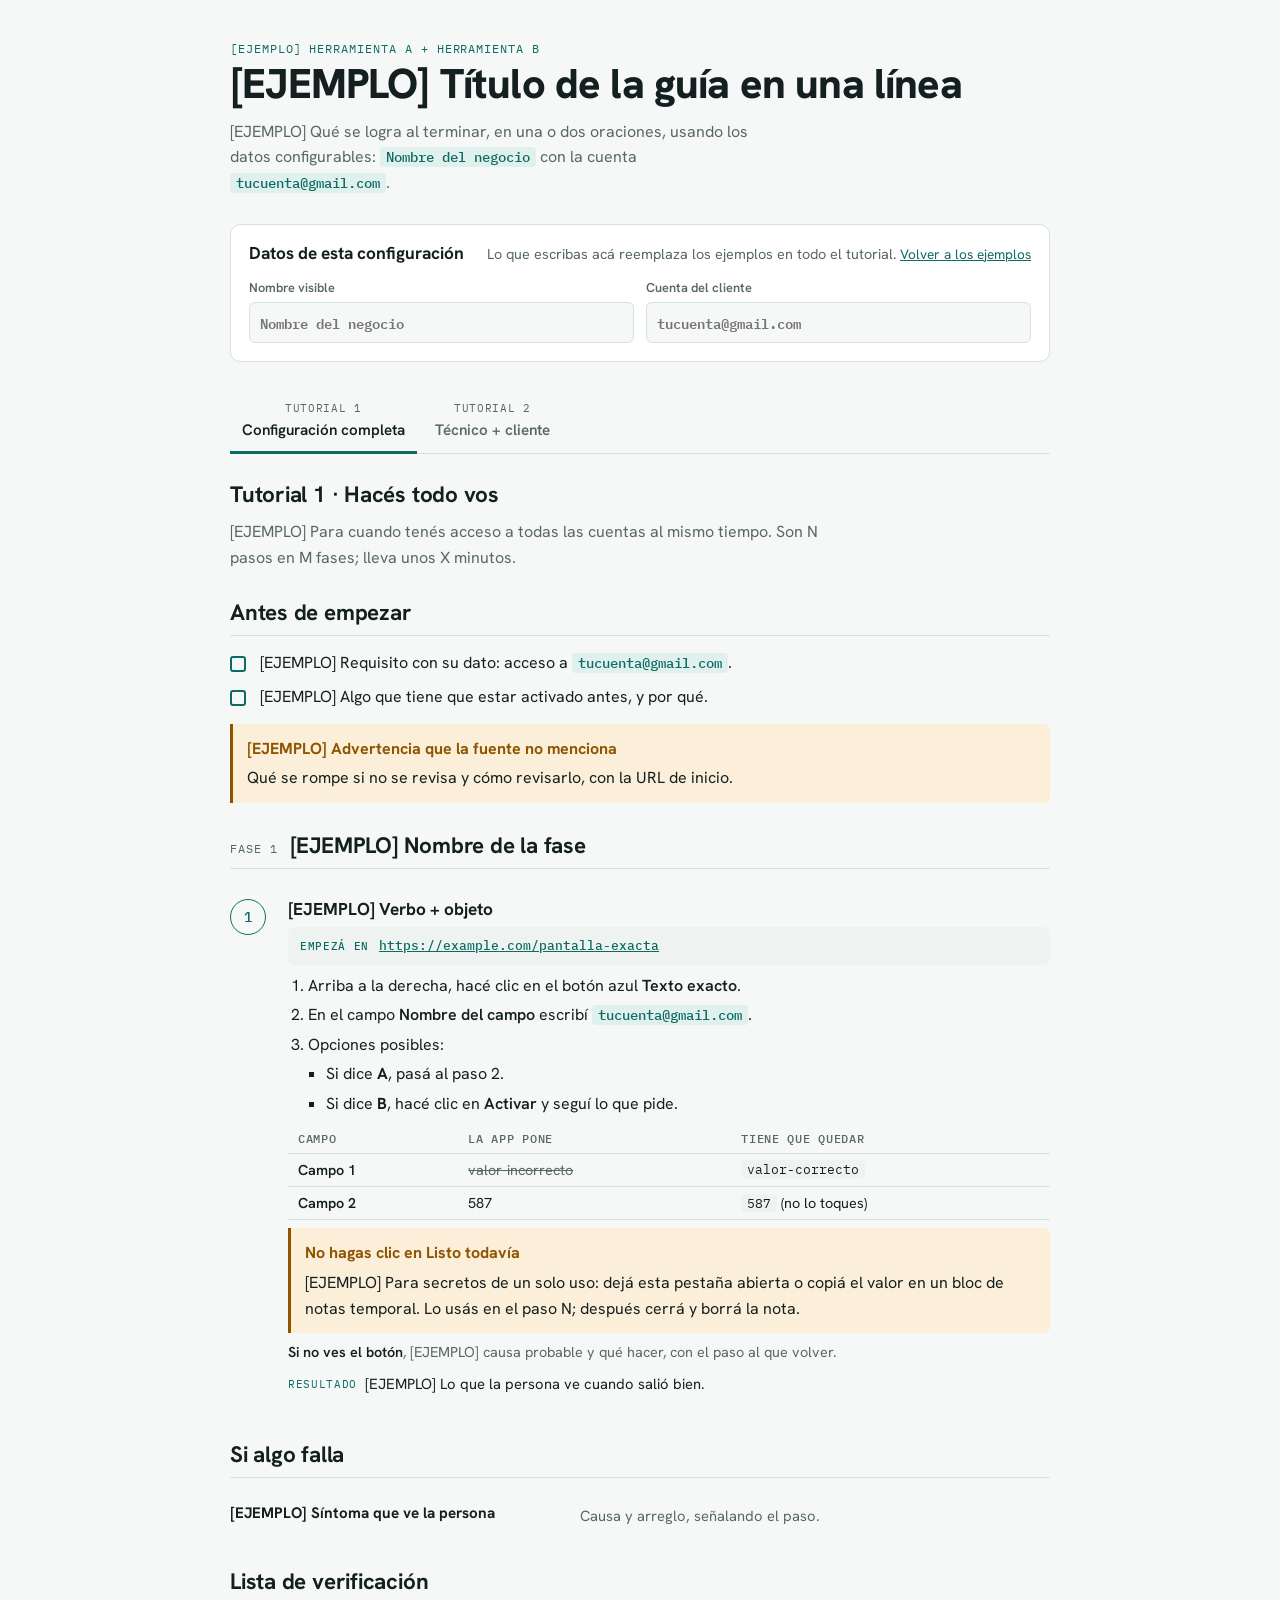
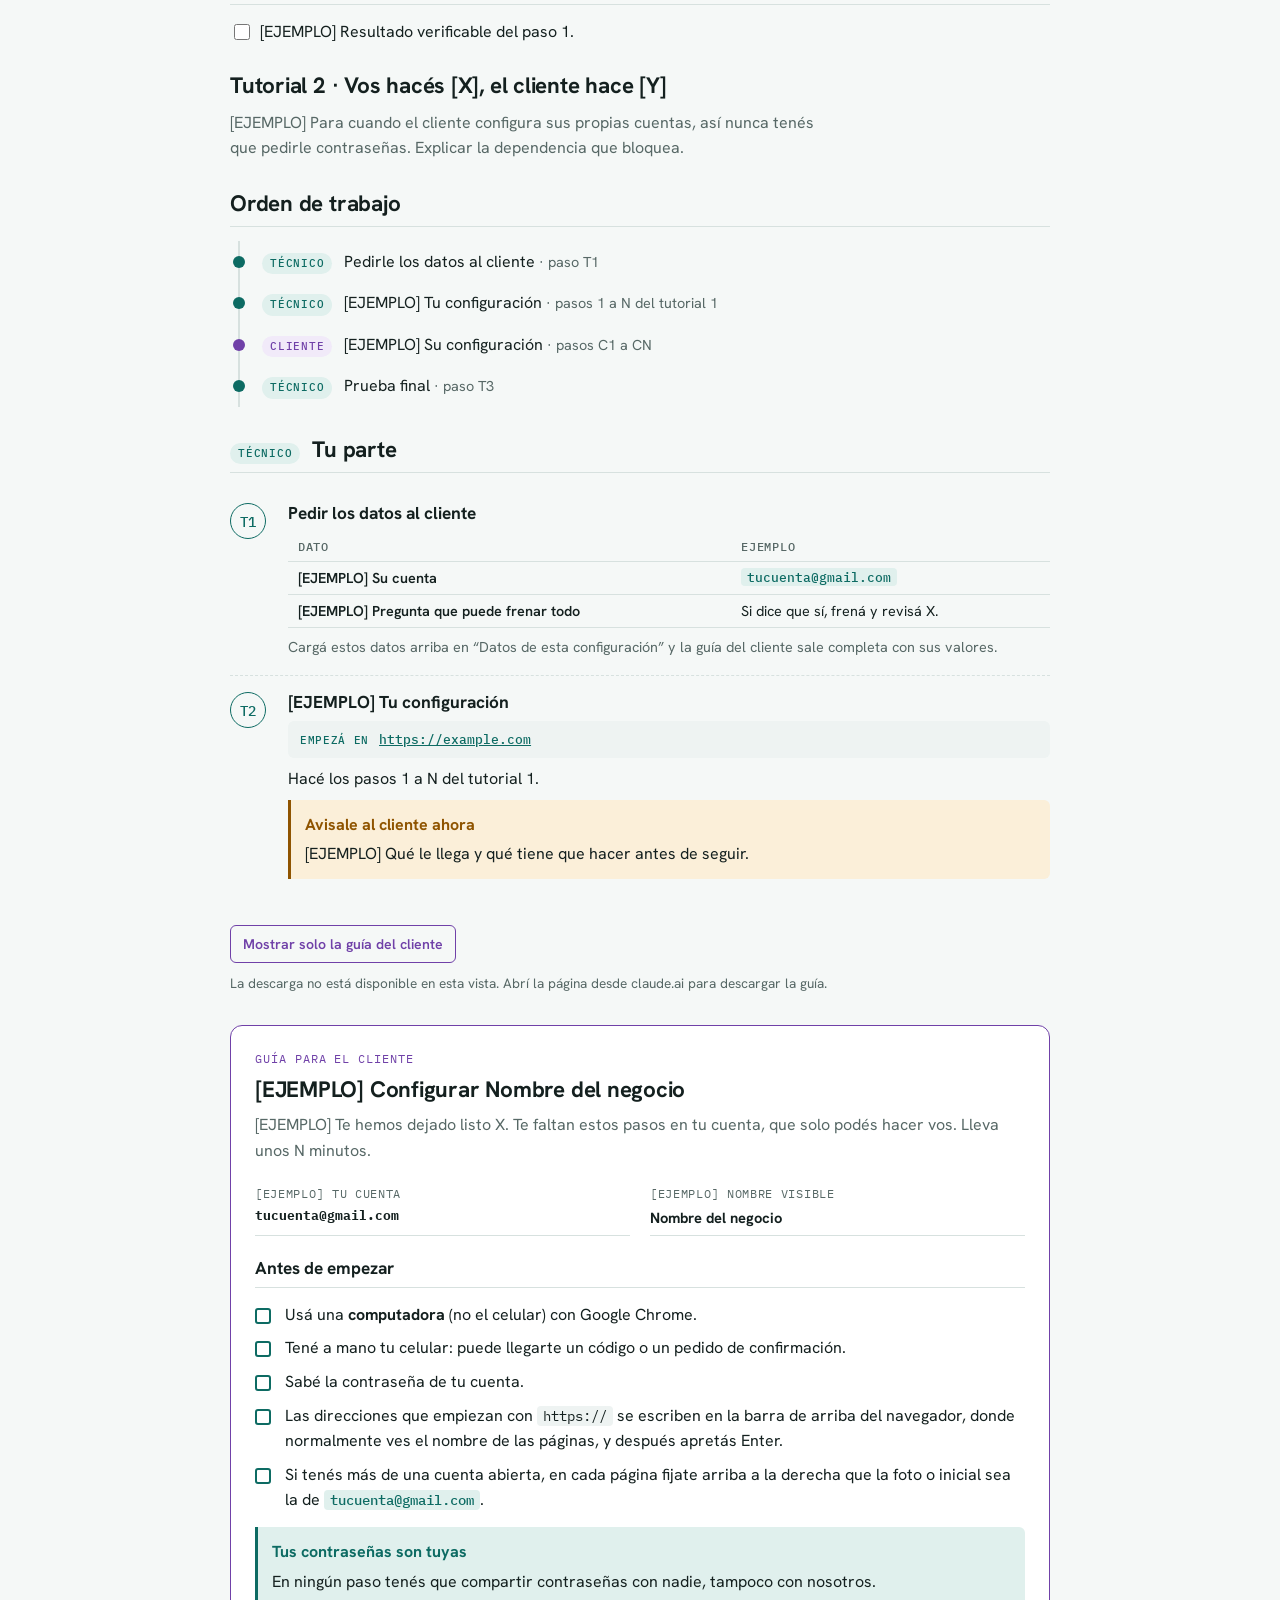
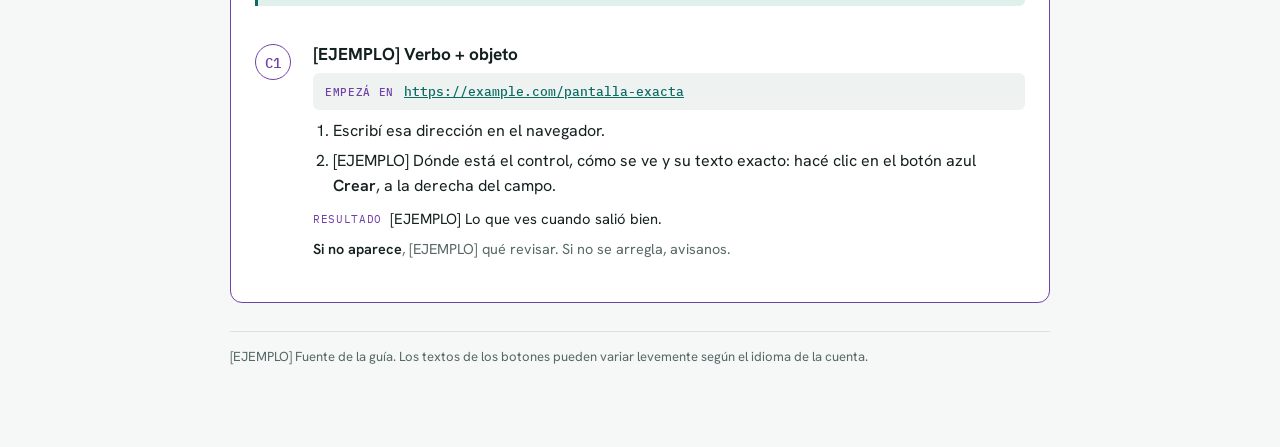
<file: skills/guia-paso-a-paso/assets/base.html>
<title>[EJEMPLO] Nombre de la guía</title>
<meta name="claude:viewport-fit-sides" content="cover">
<link rel="preconnect" href="https://fonts.googleapis.com">
<link rel="preconnect" href="https://fonts.gstatic.com" crossorigin>
<link rel="stylesheet" href="https://fonts.googleapis.com/css2?family=Hanken+Grotesk:wght@400;500;600;700;800&family=IBM+Plex+Mono:wght@400;500&display=swap">
<style id="main-css">
/* Layout: columna de lectura única; pasos numerados con "Empezá en" y "Resultado"; chips de rol (técnico / cliente) en el tutorial 2 */
:root{
  --bg:#f5f8f7; --surface:#ffffff; --ink:#14201f; --muted:#576866; --line:#d7e1df;
  --accent:#0d6b63; --accent-soft:#e0f0ed;
  --client:#7041a8; --client-soft:#f1eaf9;
  --warn:#8f5400; --warn-soft:#fbefd9;
  --code-bg:#eef3f2;
  --f-display:"Hanken Grotesk", "Segoe UI", system-ui, sans-serif;
  --f-body:"Hanken Grotesk", "Segoe UI", system-ui, sans-serif;
  --f-mono:"IBM Plex Mono", ui-monospace, "Cascadia Mono", Consolas, monospace;
}
@media (prefers-color-scheme: dark){:root:not([data-theme="light"]){
  --bg:#0e1615; --surface:#15201e; --ink:#e2ebe9; --muted:#95a7a4; --line:#293735;
  --accent:#57c4b7; --accent-soft:#12302c;
  --client:#bf9cec; --client-soft:#271e33;
  --warn:#eab463; --warn-soft:#30250f;
  --code-bg:#1b2826; color-scheme:dark;
}}
:root[data-theme="dark"]{
  --bg:#0e1615; --surface:#15201e; --ink:#e2ebe9; --muted:#95a7a4; --line:#293735;
  --accent:#57c4b7; --accent-soft:#12302c;
  --client:#bf9cec; --client-soft:#271e33;
  --warn:#eab463; --warn-soft:#30250f;
  --code-bg:#1b2826; color-scheme:dark;
}
*{box-sizing:border-box}
body{background:var(--bg);color:var(--ink);font-family:var(--f-body);font-size:16px;line-height:1.6;
  padding-left:max(16px, env(safe-area-inset-left, 0px));padding-right:max(16px, env(safe-area-inset-right, 0px));padding-block:32px 72px}
.wrap{max-width:820px;margin:0 auto;display:flex;flex-direction:column;gap:28px}
h1,h2,h3{font-family:var(--f-display);text-wrap:balance;line-height:1.2;margin:0}
h1{font-size:clamp(1.9rem,4.5vw,2.6rem);font-weight:800;letter-spacing:-.02em}
h2{font-size:1.4rem;font-weight:700;letter-spacing:-.01em}
h3{font-size:1.08rem;font-weight:700}
p{margin:0}
a{color:var(--accent)}
a.url{font-family:var(--f-mono);font-size:.9em;font-weight:500;overflow-wrap:anywhere}
.lede{color:var(--muted);max-width:62ch;margin-top:10px}
.eyebrow{font-family:var(--f-mono);font-size:.74rem;letter-spacing:.08em;text-transform:uppercase;color:var(--accent)}
code,.mono{font-family:var(--f-mono);font-size:.88em}
code{background:var(--code-bg);padding:1px 6px;border-radius:4px;overflow-wrap:anywhere}
.ph{font-family:var(--f-mono);font-size:.88em;background:var(--accent-soft);color:var(--accent);padding:1px 6px;border-radius:4px;overflow-wrap:anywhere;font-weight:500}
.ui{font-weight:600}
.ui-en{color:var(--muted);font-weight:400}

/* Personalización */
.custom{border:1px solid var(--line);background:var(--surface);border-radius:10px;padding:18px;display:flex;flex-direction:column;gap:12px}
.custom-head{display:flex;justify-content:space-between;gap:12px;flex-wrap:wrap;align-items:baseline}
.custom-head p{color:var(--muted);font-size:.9rem}
.fields{display:grid;grid-template-columns:repeat(auto-fit,minmax(170px,1fr));gap:12px}
.fields label{display:flex;flex-direction:column;gap:4px;font-size:.8rem;color:var(--muted);font-weight:600}
.fields input{font:inherit;font-family:var(--f-mono);font-size:.9rem;color:var(--ink);background:var(--bg);border:1px solid var(--line);border-radius:6px;padding:8px 10px;min-width:0}
.fields input:focus-visible{outline:2px solid var(--accent);outline-offset:1px}
.btn-link{background:none;border:0;color:var(--accent);font:inherit;font-size:.85rem;cursor:pointer;padding:0;text-decoration:underline}

/* Tabs */
.tabs{display:flex;gap:6px;border-bottom:1px solid var(--line);flex-wrap:wrap}
.tab{font:inherit;font-weight:600;font-size:.95rem;background:none;border:0;border-bottom:3px solid transparent;color:var(--muted);padding:10px 12px 9px;cursor:pointer;margin-bottom:-1px}
.tab[aria-selected="true"]{color:var(--ink);border-bottom-color:var(--accent)}
.tab:focus-visible{outline:2px solid var(--accent);outline-offset:2px;border-radius:4px}
.tab small{display:block;font-family:var(--f-mono);font-weight:400;font-size:.7rem;letter-spacing:.06em;text-transform:uppercase;color:var(--muted)}

section.panel{display:flex;flex-direction:column;gap:30px}
.intro{display:flex;flex-direction:column;gap:10px;max-width:66ch}
.intro p{color:var(--muted)}

/* Requisitos / avisos */
.reqs{display:flex;flex-direction:column;gap:8px;padding:0;margin:0;list-style:none}
.reqs li{display:grid;grid-template-columns:20px 1fr;gap:10px;align-items:start}
.reqs li::before{content:"";width:12px;height:12px;border:2px solid var(--accent);border-radius:3px;margin-top:6px}
.note{border-left:3px solid var(--warn);background:var(--warn-soft);padding:12px 14px;border-radius:0 6px 6px 0;display:flex;flex-direction:column;gap:4px}
.note strong{color:var(--warn)}
.note.info{border-left-color:var(--accent);background:var(--accent-soft)}
.note.info strong{color:var(--accent)}

/* Fases y pasos */
.phase{display:flex;flex-direction:column;gap:14px}
.phase-head{display:flex;gap:12px;align-items:baseline;flex-wrap:wrap;padding-bottom:8px;border-bottom:1px solid var(--line)}
.phase-head .eyebrow{color:var(--muted)}
.steps{list-style:none;margin:0;padding:0;display:flex;flex-direction:column}
.step{display:grid;grid-template-columns:44px 1fr;gap:14px;padding:16px 0;border-bottom:1px dashed var(--line)}
.step:last-child{border-bottom:0}
.num{font-family:var(--f-mono);font-weight:500;font-size:.9rem;color:var(--accent);width:36px;height:36px;border:1.5px solid var(--accent);border-radius:50%;display:grid;place-items:center;font-variant-numeric:tabular-nums}
.step.client .num{color:var(--client);border-color:var(--client)}
.step-body{display:flex;flex-direction:column;gap:8px;min-width:0}
.step-title{display:flex;gap:8px;align-items:center;flex-wrap:wrap}
.path{font-size:.9rem;color:var(--muted)}
.path b{color:var(--ink);font-weight:600}
.do{margin:0;padding-left:20px;display:flex;flex-direction:column;gap:4px}
.result{font-size:.92rem;display:grid;grid-template-columns:auto 1fr;gap:8px}
.start{font-size:.92rem;background:var(--code-bg);padding:8px 12px;border-radius:6px;overflow-wrap:anywhere}
.start::before{content:"Empezá en";display:inline-block;margin-right:10px;font-family:var(--f-mono);font-size:.7rem;letter-spacing:.06em;text-transform:uppercase;color:var(--accent);font-weight:500}
.step.client .start::before{color:var(--client)}
.do ul{margin:4px 0 0;padding-left:18px;display:flex;flex-direction:column;gap:4px}
.result::before{content:"Resultado";font-family:var(--f-mono);font-size:.7rem;letter-spacing:.06em;text-transform:uppercase;color:var(--accent);padding-top:4px}
.step.client .result::before{color:var(--client)}

/* Tabla de campos */
.tablewrap{overflow-x:auto}
table{border-collapse:collapse;width:100%;font-size:.9rem}
th,td{text-align:left;padding:7px 10px;border-bottom:1px solid var(--line);vertical-align:top}
th{font-size:.72rem;font-family:var(--f-mono);letter-spacing:.06em;text-transform:uppercase;color:var(--muted);font-weight:500}
td.k{font-weight:600;white-space:nowrap}
.bad{text-decoration:line-through;color:var(--muted)}

/* Roles */
.role{font-family:var(--f-mono);font-size:.68rem;letter-spacing:.07em;text-transform:uppercase;padding:2px 8px;border-radius:999px;font-weight:500;white-space:nowrap}
.role.tec{background:var(--accent-soft);color:var(--accent)}
.role.cli{background:var(--client-soft);color:var(--client)}

/* Secuencia */
.seq{list-style:none;padding:0;margin:0;display:flex;flex-direction:column;gap:0;border-left:2px solid var(--line);margin-left:8px}
.seq li{position:relative;padding:8px 0 8px 22px;display:grid;grid-template-columns:auto 1fr;gap:4px 12px;align-items:baseline}
.seq li::before{content:"";position:absolute;left:-7px;top:15px;width:12px;height:12px;border-radius:50%;background:var(--accent)}
.seq li.c::before{background:var(--client)}
.seq .s-text{min-width:0}
.seq .s-text span{color:var(--muted);font-size:.9rem}

/* Errores */
.errs{display:flex;flex-direction:column;gap:0}
.err{display:grid;grid-template-columns:minmax(0,1fr) minmax(0,1.4fr);gap:14px;padding:12px 0;border-bottom:1px solid var(--line)}
.err:last-child{border-bottom:0}
.err h3{font-size:.95rem}
.err p{font-size:.92rem;color:var(--muted)}

/* Checklist */
.check{list-style:none;margin:0;padding:0;display:flex;flex-direction:column;gap:6px}
.check label{display:grid;grid-template-columns:20px 1fr;gap:10px;align-items:start;cursor:pointer}
.check input{margin-top:5px;accent-color:var(--accent);width:16px;height:16px}

/* Guía del cliente (imprimible) */
.client-doc{border:1.5px solid var(--client);border-radius:12px;background:var(--surface);padding:24px;display:flex;flex-direction:column;gap:22px}
.client-doc .eyebrow{color:var(--client)}
.datos{display:grid;grid-template-columns:repeat(auto-fit,minmax(220px,1fr));gap:10px 20px;font-size:.92rem}
.datos div{display:flex;flex-direction:column;gap:2px;border-bottom:1px solid var(--line);padding-bottom:6px}
.datos span{font-size:.72rem;font-family:var(--f-mono);letter-spacing:.06em;text-transform:uppercase;color:var(--muted)}
.toolbar{display:flex;gap:10px;flex-wrap:wrap;align-items:center}
.toggle{font:inherit;font-size:.88rem;font-weight:600;border:1px solid var(--client);color:var(--client);background:transparent;border-radius:6px;padding:7px 12px;cursor:pointer}
.toggle[aria-pressed="true"]{background:var(--client);color:var(--surface)}
.toggle:focus-visible{outline:2px solid var(--client);outline-offset:2px}
.toolbar p{font-size:.85rem;color:var(--muted);flex-basis:100%}
.print-btn{font:inherit;font-size:.88rem;font-weight:600;border:1px solid var(--client);background:var(--client);color:var(--surface);border-radius:6px;padding:7px 14px;cursor:pointer}
.print-btn:disabled{opacity:.55;cursor:default}
.print-btn:focus-visible{outline:2px solid var(--client);outline-offset:2px}
body.only-client .hide-in-client{display:none!important}

footer{color:var(--muted);font-size:.82rem;border-top:1px solid var(--line);padding-top:14px}

@media (max-width:560px){
  .step{grid-template-columns:36px 1fr;gap:10px}
  .num{width:30px;height:30px;font-size:.8rem}
  .err{grid-template-columns:1fr;gap:4px}
  .client-doc{padding:16px}
  .result{grid-template-columns:1fr;gap:2px}
  .result::before{padding-top:0}
}
@media print{
  body{background:#fff;color:#000;padding:0}
  .custom,.tabs,.toolbar,header,.hide-print,footer{display:none!important}
  section.panel[hidden]{display:none!important}
  .client-doc{border:0;padding:0}
  .step{break-inside:avoid}
}
@media (prefers-reduced-motion:reduce){*{transition:none!important}}
</style>

<!--
  BASE DE LA SKILL guia-paso-a-paso
  Copiá este archivo y reemplazá todo lo marcado con [EJEMPLO].
  - Campos configurables: <input data-f="clave" placeholder="valor por defecto">
  - Menciones en el texto: <span class="ph" data-k="clave">valor por defecto</span>
  - Valores combinados (ej. alias + dominio): función derivados() al final.
  - Publicar con capabilities: {downloads: true} para el botón de imprimir.
-->
<div class="wrap">
  <header class="hide-in-client">
    <p class="eyebrow">[EJEMPLO] Herramienta A + Herramienta B</p>
    <h1>[EJEMPLO] Título de la guía en una línea</h1>
    <p class="lede">[EJEMPLO] Qué se logra al terminar, en una o dos oraciones, usando los datos configurables: <span class="ph" data-k="servicio">Nombre del negocio</span> con la cuenta <span class="ph" data-k="cuenta">tucuenta@gmail.com</span>.</p>
  </header>

  <div class="custom hide-in-client">
    <div class="custom-head">
      <h3>Datos de esta configuración</h3>
      <p>Lo que escribas acá reemplaza los ejemplos en todo el tutorial. <button class="btn-link" id="reset" type="button">Volver a los ejemplos</button></p>
    </div>
    <div class="fields">
      <!-- [EJEMPLO] Un input por dato variable. El placeholder es el valor por defecto. -->
      <label for="f-servicio">Nombre visible<input id="f-servicio" data-f="servicio" autocomplete="off" placeholder="Nombre del negocio"></label>
      <label for="f-cuenta">Cuenta del cliente<input id="f-cuenta" data-f="cuenta" autocomplete="off" spellcheck="false" placeholder="tucuenta@gmail.com"></label>
    </div>
  </div>

  <nav class="tabs hide-in-client" role="tablist" aria-label="Tutoriales">
    <button class="tab" role="tab" id="tab-t1" aria-controls="t1" aria-selected="true" type="button"><small>Tutorial 1</small>Configuración completa</button>
    <button class="tab" role="tab" id="tab-t2" aria-controls="t2" aria-selected="false" type="button"><small>Tutorial 2</small>Técnico + cliente</button>
  </nav>

  <!-- ===================== TUTORIAL 1 ===================== -->
  <section class="panel" id="t1" role="tabpanel" aria-labelledby="tab-t1">
    <div class="intro">
      <h2>Tutorial 1 · Hacés todo vos</h2>
      <p>[EJEMPLO] Para cuando tenés acceso a todas las cuentas al mismo tiempo. Son N pasos en M fases; lleva unos X minutos.</p>
    </div>

    <div class="phase">
      <div class="phase-head"><h2>Antes de empezar</h2></div>
      <ul class="reqs">
        <li><span>[EJEMPLO] Requisito con su dato: acceso a <span class="ph" data-k="cuenta">tucuenta@gmail.com</span>.</span></li>
        <li><span>[EJEMPLO] Algo que tiene que estar activado antes, y por qué.</span></li>
      </ul>
      <div class="note">
        <strong>[EJEMPLO] Advertencia que la fuente no menciona</strong>
        <p>Qué se rompe si no se revisa y cómo revisarlo, con la URL de inicio.</p>
      </div>
    </div>

    <div class="phase">
      <div class="phase-head"><span class="eyebrow">Fase 1</span><h2>[EJEMPLO] Nombre de la fase</h2></div>
      <ol class="steps">
        <li class="step"><span class="num">1</span><div class="step-body">
          <h3>[EJEMPLO] Verbo + objeto</h3>
          <p class="start"><a class="url" href="https://example.com/pantalla-exacta" target="_blank" rel="noopener">https://example.com/pantalla-exacta</a></p>
          <ol class="do">
            <li>Arriba a la derecha, hacé clic en el botón azul <span class="ui">Texto exacto</span>.</li>
            <li>En el campo <span class="ui">Nombre del campo</span> escribí <span class="ph" data-k="cuenta">tucuenta@gmail.com</span>.</li>
            <li>Opciones posibles:
              <ul>
                <li>Si dice <b>A</b>, pasá al paso 2.</li>
                <li>Si dice <b>B</b>, hacé clic en <span class="ui">Activar</span> y seguí lo que pide.</li>
              </ul>
            </li>
          </ol>
          <div class="tablewrap"><table>
            <thead><tr><th>Campo</th><th>La app pone</th><th>Tiene que quedar</th></tr></thead>
            <tbody>
              <tr><td class="k">Campo 1</td><td class="bad">valor-incorrecto</td><td><code>valor-correcto</code></td></tr>
              <tr><td class="k">Campo 2</td><td>587</td><td><code>587</code> (no lo toques)</td></tr>
            </tbody>
          </table></div>
          <div class="note"><strong>No hagas clic en Listo todavía</strong><p>[EJEMPLO] Para secretos de un solo uso: dejá esta pestaña abierta o copiá el valor en un bloc de notas temporal. Lo usás en el paso N; después cerrá y borrá la nota.</p></div>
          <p class="path"><b>Si no ves el botón</b>, [EJEMPLO] causa probable y qué hacer, con el paso al que volver.</p>
          <p class="result">[EJEMPLO] Lo que la persona ve cuando salió bien.</p>
        </div></li>
      </ol>
    </div>

    <div class="phase">
      <div class="phase-head"><h2>Si algo falla</h2></div>
      <div class="errs">
        <div class="err"><h3>[EJEMPLO] Síntoma que ve la persona</h3><p>Causa y arreglo, señalando el paso.</p></div>
      </div>
    </div>

    <div class="phase">
      <div class="phase-head"><h2>Lista de verificación</h2></div>
      <ul class="check">
        <li><label for="c1"><input type="checkbox" id="c1"><span>[EJEMPLO] Resultado verificable del paso 1.</span></label></li>
      </ul>
    </div>
  </section>

  <!-- ===================== TUTORIAL 2 ===================== -->
  <section class="panel" id="t2" role="tabpanel" aria-labelledby="tab-t2" hidden>
    <div class="intro hide-in-client">
      <h2>Tutorial 2 · Vos hacés [X], el cliente hace [Y]</h2>
      <p>[EJEMPLO] Para cuando el cliente configura sus propias cuentas, así nunca tenés que pedirle contraseñas. Explicar la dependencia que bloquea.</p>
    </div>

    <div class="phase hide-in-client">
      <div class="phase-head"><h2>Orden de trabajo</h2></div>
      <ol class="seq">
        <li><span class="role tec">Técnico</span><div class="s-text">Pedirle los datos al cliente <span>· paso T1</span></div></li>
        <li><span class="role tec">Técnico</span><div class="s-text">[EJEMPLO] Tu configuración <span>· pasos 1 a N del tutorial 1</span></div></li>
        <li class="c"><span class="role cli">Cliente</span><div class="s-text">[EJEMPLO] Su configuración <span>· pasos C1 a CN</span></div></li>
        <li><span class="role tec">Técnico</span><div class="s-text">Prueba final <span>· paso T3</span></div></li>
      </ol>
    </div>

    <div class="phase hide-in-client">
      <div class="phase-head"><span class="role tec">Técnico</span><h2>Tu parte</h2></div>
      <ol class="steps">
        <li class="step"><span class="num">T1</span><div class="step-body">
          <h3>Pedir los datos al cliente</h3>
          <div class="tablewrap"><table>
            <thead><tr><th>Dato</th><th>Ejemplo</th></tr></thead>
            <tbody>
              <tr><td class="k">[EJEMPLO] Su cuenta</td><td><span class="ph" data-k="cuenta">tucuenta@gmail.com</span></td></tr>
              <tr><td class="k">[EJEMPLO] Pregunta que puede frenar todo</td><td>Si dice que sí, frená y revisá X.</td></tr>
            </tbody>
          </table></div>
          <p class="path">Cargá estos datos arriba en “Datos de esta configuración” y la guía del cliente sale completa con sus valores.</p>
        </div></li>
        <li class="step"><span class="num">T2</span><div class="step-body">
          <h3>[EJEMPLO] Tu configuración</h3>
          <p class="start"><a class="url" href="https://example.com" target="_blank" rel="noopener">https://example.com</a></p>
          <p>Hacé los pasos 1 a N del tutorial 1.</p>
          <div class="note"><strong>Avisale al cliente ahora</strong><p>[EJEMPLO] Qué le llega y qué tiene que hacer antes de seguir.</p></div>
        </div></li>
      </ol>
    </div>

    <div class="toolbar hide-print">
      <button class="print-btn" id="dl-guide" type="button" disabled>Descargar guía para imprimir</button>
      <button class="toggle" id="only-client" type="button" aria-pressed="false">Mostrar solo la guía del cliente</button>
      <p id="dl-msg" role="status">Descarga solo la guía del cliente, con los datos que cargaste arriba. Al abrir el archivo se abre la ventana de impresión; ahí también podés elegir “Guardar como PDF”.</p>
    </div>

    <!-- Guía del cliente: autónoma, en primera del plural, nunca "tu técnico" -->
    <article class="client-doc" id="cliente">
      <div style="display:flex;flex-direction:column;gap:8px">
        <span class="eyebrow">Guía para el cliente</span>
        <h2>[EJEMPLO] Configurar <span data-k="servicio">Nombre del negocio</span></h2>
        <p style="color:var(--muted)">[EJEMPLO] Te hemos dejado listo X. Te faltan estos pasos en tu cuenta, que solo podés hacer vos. Lleva unos N minutos.</p>
      </div>

      <div class="datos">
        <div><span>[EJEMPLO] Tu cuenta</span><b class="mono" data-k="cuenta">tucuenta@gmail.com</b></div>
        <div><span>[EJEMPLO] Nombre visible</span><b data-k="servicio">Nombre del negocio</b></div>
      </div>

      <div class="phase">
        <div class="phase-head"><h3>Antes de empezar</h3></div>
        <ul class="reqs">
          <li><span>Usá una <b>computadora</b> (no el celular) con Google Chrome.</span></li>
          <li><span>Tené a mano tu celular: puede llegarte un código o un pedido de confirmación.</span></li>
          <li><span>Sabé la contraseña de tu cuenta.</span></li>
          <li><span>Las direcciones que empiezan con <code>https://</code> se escriben en la barra de arriba del navegador, donde normalmente ves el nombre de las páginas, y después apretás Enter.</span></li>
          <li><span>Si tenés más de una cuenta abierta, en cada página fijate arriba a la derecha que la foto o inicial sea la de <span class="ph" data-k="cuenta">tucuenta@gmail.com</span>.</span></li>
        </ul>
        <div class="note info"><strong>Tus contraseñas son tuyas</strong><p>En ningún paso tenés que compartir contraseñas con nadie, tampoco con nosotros.</p></div>
      </div>

      <ol class="steps">
        <li class="step client"><span class="num">C1</span><div class="step-body">
          <h3>[EJEMPLO] Verbo + objeto</h3>
          <p class="start"><a class="url" href="https://example.com/pantalla-exacta" target="_blank" rel="noopener">https://example.com/pantalla-exacta</a></p>
          <ol class="do">
            <li>Escribí esa dirección en el navegador.</li>
            <li>[EJEMPLO] Dónde está el control, cómo se ve y su texto exacto: hacé clic en el botón azul <span class="ui">Crear</span>, a la derecha del campo.</li>
          </ol>
          <p class="result">[EJEMPLO] Lo que ves cuando salió bien.</p>
          <p class="path"><b>Si no aparece</b>, [EJEMPLO] qué revisar. Si no se arregla, avisanos.</p>
        </div></li>
      </ol>
    </article>
  </section>

  <footer class="hide-in-client">[EJEMPLO] Fuente de la guía. Los textos de los botones pueden variar levemente según el idioma de la cuenta.</footer>
</div>

<script>
(function(){
  var KEY="guia-datos-"+(document.title||"guia");
  var data={};
  try{data=JSON.parse(localStorage.getItem(KEY)||"{}")||{};}catch(e){data={};}
  var inputs=document.querySelectorAll("[data-f]");

  // Valores combinados a partir de los campos. Editar por guía.
  // Ejemplo: m.email = m.alias.replace(/@.*$/,"") + "@" + m.dominio.replace(/^@/,"");
  function derivados(m){ return m; }

  function valores(){
    var m={};
    inputs.forEach(function(i){var k=i.getAttribute("data-f");var v=(data[k]||"").trim();m[k]=v||i.placeholder;});
    return derivados(m);
  }
  function render(){
    var m=valores();
    document.querySelectorAll("[data-k]").forEach(function(el){var k=el.getAttribute("data-k");if(k in m)el.textContent=m[k];});
  }
  inputs.forEach(function(inp){
    var k=inp.getAttribute("data-f");
    inp.value=data[k]||"";
    inp.addEventListener("input",function(){data[k]=inp.value;try{localStorage.setItem(KEY,JSON.stringify(data));}catch(e){}render();});
  });
  document.getElementById("reset").addEventListener("click",function(){
    data={};try{localStorage.removeItem(KEY);}catch(e){}
    inputs.forEach(function(i){i.value="";});render();
  });
  render();

  // Pestañas
  var tabs=[document.getElementById("tab-t1"),document.getElementById("tab-t2")];
  var panels=[document.getElementById("t1"),document.getElementById("t2")];
  function show(i){
    tabs.forEach(function(t,j){t.setAttribute("aria-selected",j===i?"true":"false");});
    panels.forEach(function(p,j){p.hidden=j!==i;});
  }
  tabs.forEach(function(t,i){t.addEventListener("click",function(){show(i);});});
  var h=(location.hash||"").slice(1);
  if(h==="t2"||h==="cliente")show(1);

  // Vista solo cliente
  var tog=document.getElementById("only-client");
  tog.addEventListener("click",function(){
    var on=!document.body.classList.contains("only-client");
    document.body.classList.toggle("only-client",on);
    tog.setAttribute("aria-pressed",on?"true":"false");
    tog.textContent=on?"Volver a la vista completa":"Mostrar solo la guía del cliente";
    if(on)document.getElementById("cliente").scrollIntoView({block:"start"});
  });

  // Descarga para imprimir (capacidad downloads)
  var dl=document.getElementById("dl-guide"), msg=document.getElementById("dl-msg"), downloads=null;
  function noDownloads(){dl.hidden=true;msg.textContent="La descarga no está disponible en esta vista. Abrí la página desde claude.ai para descargar la guía.";}
  var cl=window.claude;
  if(cl&&typeof cl.use==="function"){
    cl.use("downloads").then(function(d){downloads=d;if(d){dl.disabled=false;}else{noDownloads();}}).catch(noDownloads);
  }else{noDownloads();}
  function titulo(){return document.querySelector("#cliente h2").textContent.trim();}
  function buildGuide(){
    var css=document.getElementById("main-css").textContent;
    var font=document.querySelector('link[href*="fonts.googleapis.com/css2"]');
    var art=document.getElementById("cliente").cloneNode(true);
    art.removeAttribute("id");
    var safe=titulo().replace(/[<>&"]/g,"");
    var extra="body{padding-block:24px}.tip{max-width:820px;margin:0 auto 16px;font-size:.9rem;color:var(--muted)}"+
      "@page{margin:14mm}.note,.start,.ph,.num{-webkit-print-color-adjust:exact;print-color-adjust:exact}"+
      "@media print{.tip{display:none}body{padding:0}.client-doc{border:0;padding:0}}";
    var s="scr"+"ipt";
    return "<!doctype html><html lang=\"es\" data-theme=\"light\"><head><meta charset=\"utf-8\">"+
      "<meta name=\"viewport\" content=\"width=device-width,initial-scale=1\">"+
      "<title>"+safe+"</title>"+(font?font.outerHTML:"")+
      "<style>"+css+"\n"+extra+"</style></head><body><div class=\"wrap\">"+
      "<p class=\"tip\">Si no se abrió la ventana de impresión, apretá Ctrl+P.</p>"+art.outerHTML+"</div>"+
      "<"+s+">window.addEventListener('load',function(){setTimeout(function(){window.print()},500)});</"+s+"></body></html>";
  }
  dl.addEventListener("click",function(){
    if(!downloads)return;
    var name="guia-"+titulo().toLowerCase().normalize("NFD").replace(/[̀-ͯ]/g,"").replace(/[^a-z0-9.]+/g,"-").replace(/^-+|-+$/g,"")+".html";
    dl.disabled=true;
    downloads.save({filename:name,data:buildGuide()}).then(function(){
      msg.textContent="Guía descargada. Abrí el archivo y se abre la ventana de impresión.";
    }).catch(function(e){
      var c=e&&e.code;
      msg.textContent=c==="declined"?"Descarga cancelada.":c==="rate_limited"?"Ya hay una descarga esperando confirmación. Esperá un momento y probá de nuevo.":"No se pudo descargar la guía en esta vista.";
    }).then(function(){dl.disabled=false;});
  });
})();
</script>
</file>
